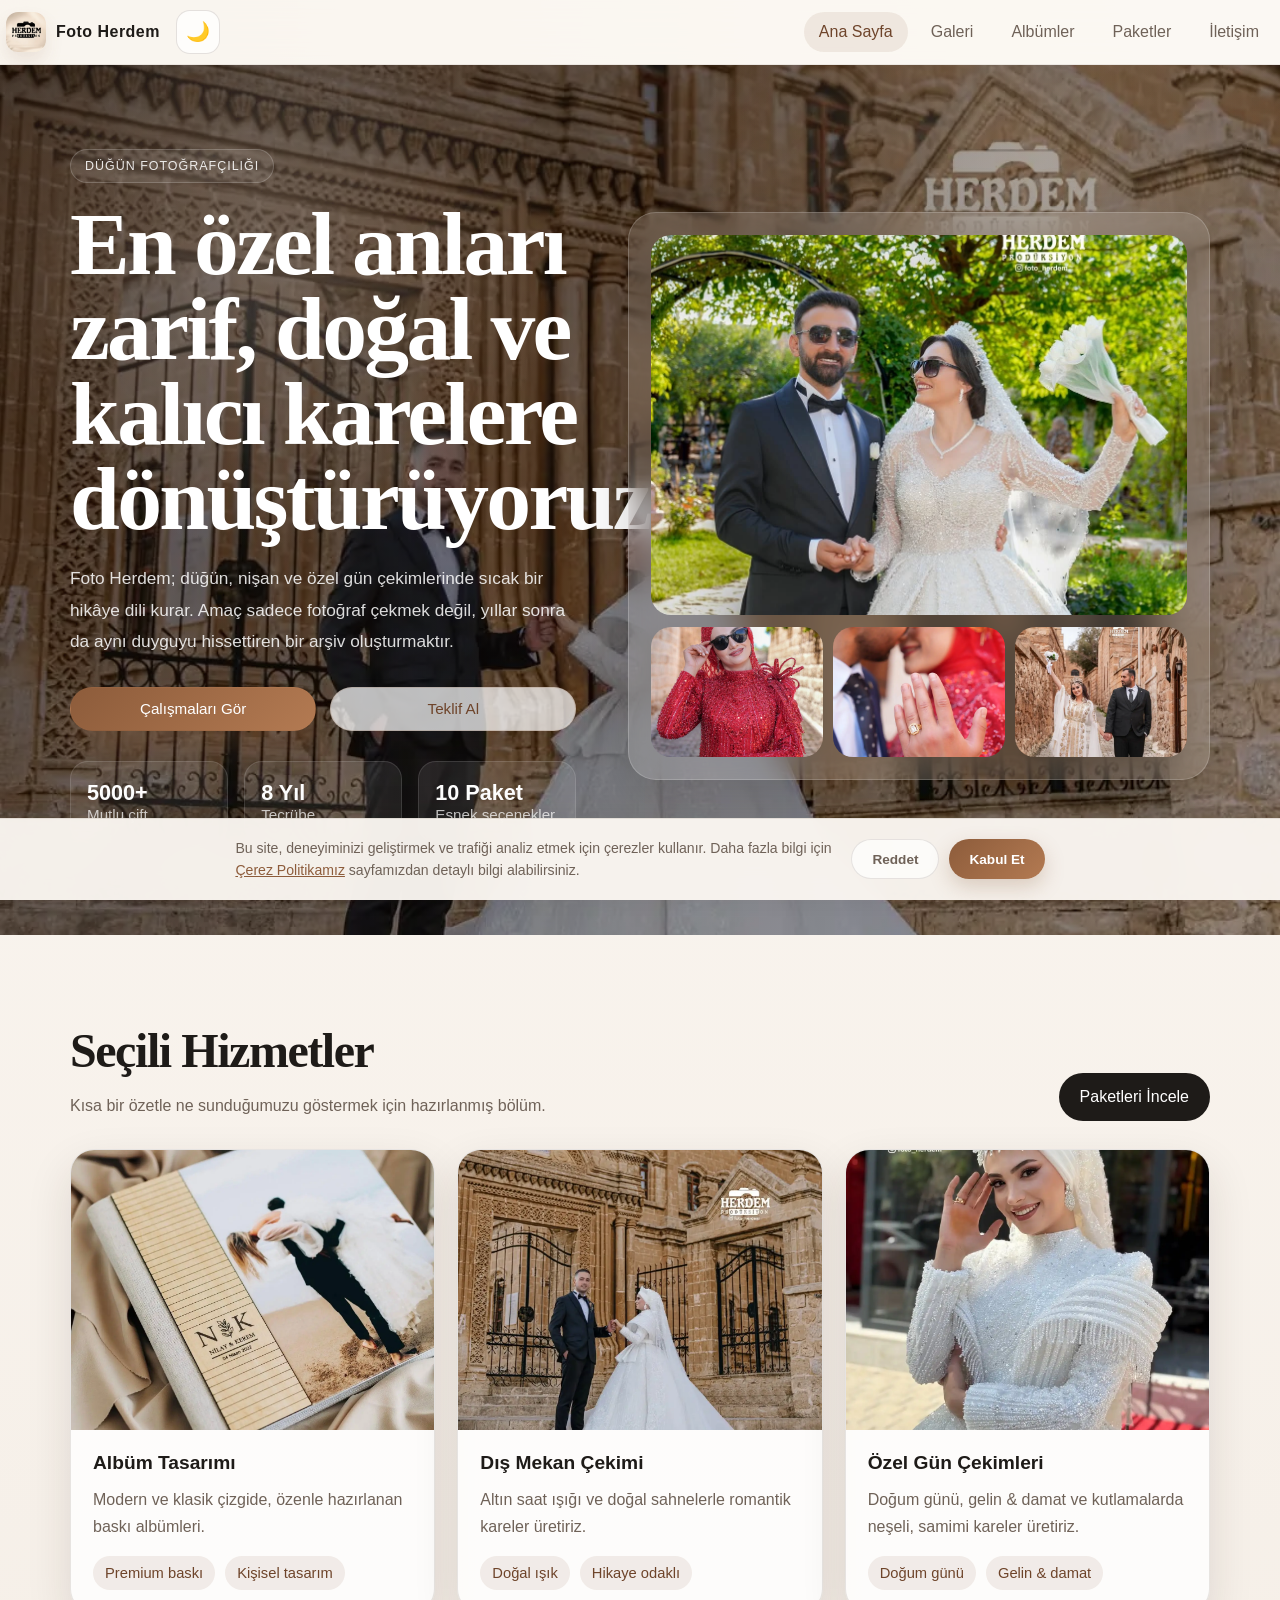
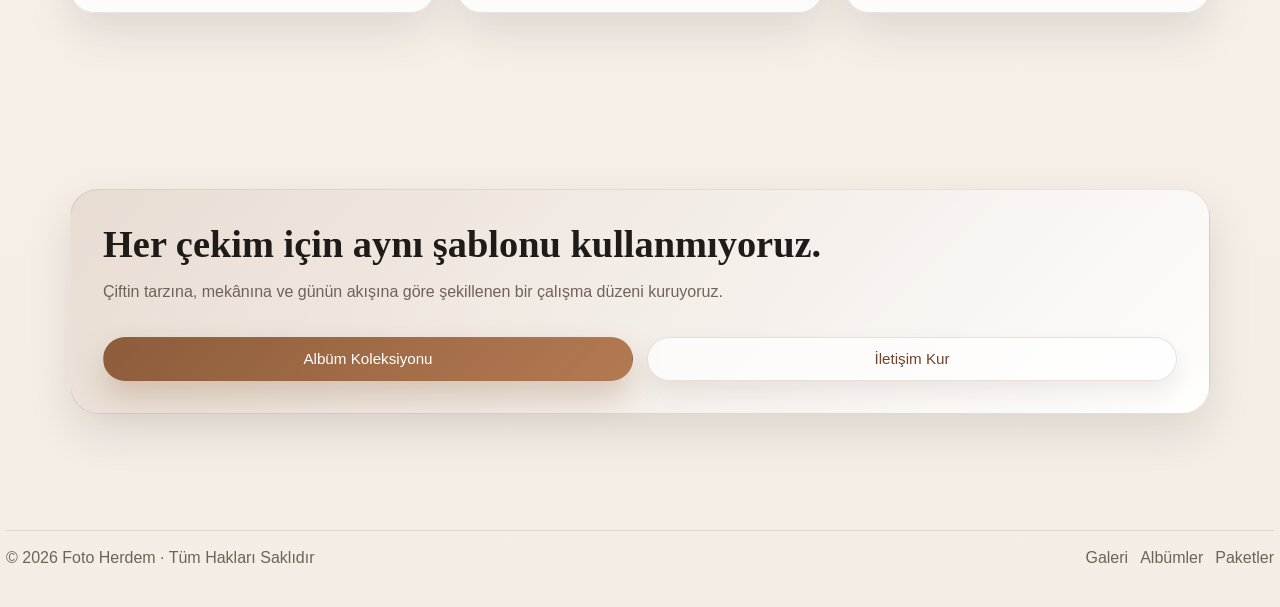
<file: index.html>
<!DOCTYPE html>
<html lang="tr">
<head>
  <meta charset="UTF-8">
  <meta http-equiv="X-UA-Compatible" content="IE=edge">
  <meta name="viewport" content="width=device-width, initial-scale=1.0">

  <!-- SEO -->
  <title>Foto Herdem | Mardin Midyat Düğün Fotoğrafçısı</title>

  <meta name="description" content="Foto Herdem, Mardin Midyat düğün fotoğrafçısı olarak düğün, nişan, söz, kına gecesi, dış çekim ve özel gün fotoğrafçılığı hizmeti sunmaktadır.">
  <meta name="keywords" content="Foto Herdem, Mardin düğün fotoğrafçısı, Midyat düğün fotoğrafçısı, Mardin fotoğrafçı, Midyat fotoğrafçı, düğün fotoğrafı, dış çekim, nişan çekimi, söz çekimi, kına gecesi, gelin damat çekimi">
  <meta name="author" content="Foto Herdem">
  <meta name="robots" content="index, follow">
  <meta name="theme-color" content="#8d5c3b">

  <!-- Canonical -->
  <link rel="canonical" href="https://fotoherdem.wasmer.app/">

  <!-- Favicon -->
  <link rel="icon" href="/assets/favicon/favicon.ico" sizes="any">
  <link rel="icon" type="image/webp" href="/assets/logo.webp">
  <link rel="shortcut icon" href="/assets/favicon/favicon.ico">
  <link rel="apple-touch-icon" href="/assets/favicon/apple-icon-180x180.png">
  <link rel="manifest" href="/manifest.json">
  <meta name="msapplication-config" content="/browserconfig.xml">

  <!-- Open Graph -->
  <meta property="og:type" content="website">
  <meta property="og:locale" content="tr_TR">
  <meta property="og:site_name" content="Foto Herdem">
  <meta property="og:title" content="Foto Herdem | Mardin Midyat Düğün Fotoğrafçısı">
  <meta property="og:description"
    content="Foto Herdem, Mardin Midyat düğün fotoğrafçısı olarak düğün, nişan, söz, kına gecesi, dış çekim ve özel gün fotoğrafçılığı hizmeti sunmaktadır.">
  <meta property="og:url" content="https://fotoherdem.wasmer.app/">
  <meta property="og:image" content="https://fotoherdem.wasmer.app/assets/logo.webp">
  <meta property="og:image:width" content="1024">
  <meta property="og:image:height" content="1024">

  <!-- Twitter -->
  <meta name="twitter:card" content="summary_large_image">
  <meta name="twitter:title" content="Foto Herdem | Mardin Midyat Düğün Fotoğrafçısı">
  <meta name="twitter:description"
    content="Foto Herdem, Mardin Midyat düğün fotoğrafçısı olarak düğün, nişan, söz, kına gecesi, dış çekim ve özel gün fotoğrafçılığı hizmeti sunmaktadır.">
  <meta name="twitter:image" content="https://fotoherdem.wasmer.app/assets/logo.webp">

  <!-- Google Search Console -->
  <meta name="google-site-verification" content="zWaVgDfEzOUEgandLaMMG-O2VGJwm2Dy3pNyks7fQOk" />
  <!--
  =======================================================
  SCHEMA.ORG (Şimdilik Kapalı)
  İleride aktif etmek istersen yorum satırlarını kaldır.
  =======================================================

  <script type="application/ld+json">
  {
    "@context":"https://schema.org",
    "@type":"LocalBusiness",
    "name":"Foto Herdem",
    "url":"https://fotoherdem.wasmer.app",
    "image":"https://fotoherdem.wasmer.app/assets/logo.webp",
    "description":"Mardin Midyat düğün fotoğrafçısı",
    "address":{
      "@type":"PostalAddress",
      "addressLocality":"Midyat",
      "addressRegion":"Mardin",
      "addressCountry":"TR"
    }
  }
  </script>
  -->

  <!-- Tema ön yükleme: sayfa açılışında yanıp sönmeyi (FOUC) önler -->
  <script>
    (function () {
      try {
        var saved = localStorage.getItem("fh-theme");
        var dark = saved === "dark" || (!saved && window.matchMedia("(prefers-color-scheme: dark)").matches);
        document.documentElement.dataset.theme = dark ? "dark" : "light";
      } catch (e) {
        document.documentElement.dataset.theme = "light";
      }
    })();
  </script>

  <!-- CSS -->
  <link rel="stylesheet" href="css/style.css">

  <!-- JS -->
  <script defer src="js/main.js"></script>
  <script defer src="js/analytics.js"></script>
  <script defer src="js/cookie-consent.js"></script>
</head>
<body>
    <header class="site-header">
    <div class="container nav">
      <a class="brand" href="index.html" aria-label="Foto Herdem ana sayfa">
        <img class="brand-logo" src="assets/logo.webp" alt="" aria-hidden="true">
        <span>Foto Herdem</span>
      </a>
      <div class="nav-actions">
        <button class="theme-toggle" type="button" data-theme-toggle aria-label="Karanlık moda geç" title="Tema değiştir">
          <span class="theme-toggle-icon" aria-hidden="true">🌙</span>
        </button>
        <button class="nav-toggle" type="button" data-nav-toggle aria-label="Menüyü aç" aria-expanded="false">
          <span></span>
        </button>
      </div>
      <ul class="nav-links" data-nav-links>
        <li><a href="index.html">Ana Sayfa</a></li>
        <li><a href="sayfalar/galeri.html">Galeri</a></li>
        <li><a href="sayfalar/albumler.html">Albümler</a></li>
        <li><a href="sayfalar/paketler.html">Paketler</a></li>
        <li><a href="sayfalar/iletisim.html">İletişim</a></li>
      </ul>
    </div>
  </header>

  <main>
    <section class="hero">
      <div class="container hero-inner">
        <div class="hero-copy">
          <div class="eyebrow">Düğün Fotoğrafçılığı</div>
          <h1>En özel anları zarif, doğal ve kalıcı karelere dönüştürüyoruz.</h1>
          <p>
            Foto Herdem; düğün, nişan ve özel gün çekimlerinde sıcak bir hikâye dili
            kurar. Amaç sadece fotoğraf çekmek değil, yıllar sonra da aynı duyguyu
            hissettiren bir arşiv oluşturmaktır.
          </p>
          <div class="hero-actions home-actions">
            <a class="btn btn-primary" href="sayfalar/galeri.html">Çalışmaları Gör</a>
            <a class="btn btn-secondary" href="sayfalar/iletisim.html">Teklif Al</a>
          </div>
          <div class="stats">
            <div class="stat">
              <strong>5000+</strong>
              <span>Mutlu çift</span>
            </div>
            <div class="stat">
              <strong>8 Yıl</strong>
              <span>Tecrübe</span>
            </div>
            <div class="stat">
              <strong>10 Paket</strong>
              <span>Esnek seçenekler</span>
            </div>
          </div>
        </div>

        <aside class="hero-card">
          <img
            src="assets/dis-cekim-2.webp"
            alt="Havalı ve eğlenceli çift."
          >
          <div class="hero-card-grid">
            <img src="assets/dis-cekim-4.webp" alt="Karizmatik portre.">
            <img src="assets/dis-cekim-6.webp" alt="Yüzük ve detay.">
            <img src="assets/dis-cekim-5.webp" alt="Kraliçe ve JÖN, Tarihi sokakta.">
          </div>
        </aside>
      </div>
    </section>

    <section class="section">
      <div class="container">
        <div class="section-head">
          <div>
            <h2 class="section-title">Seçili Hizmetler</h2>
            <p class="section-lead">
              Kısa bir özetle ne sunduğumuzu göstermek için hazırlanmış bölüm.
            </p>
          </div>
          <a class="btn btn-dark" href="sayfalar/paketler.html">Paketleri İncele</a>
        </div>

        <div class="grid grid-3">
          <article class="card">
            <div class="card-media">
              <img src="assets/album-1.webp" alt="Prestige Albüm">
            </div>
            <div class="card-body">
              <h3>Albüm Tasarımı</h3>
              <p>Modern ve klasik çizgide, özenle hazırlanan baskı albümleri.</p>
              <div class="meta-row">
                <span class="tag">Premium baskı</span>
                <span class="tag">Kişisel tasarım</span>
              </div>
            </div>
          </article>

          <article class="card">
            <div class="card-media">
              <img src="assets/dis-cekim-1.webp" alt="Masalsı gelinlik, klasik şık damat.">
            </div>
            <div class="card-body">
              <h3>Dış Mekan Çekimi</h3>
              <p>Altın saat ışığı ve doğal sahnelerle romantik kareler üretiriz.</p>
              <div class="meta-row">
                <span class="tag">Doğal ışık</span>
                <span class="tag">Hikaye odaklı</span>
              </div>
            </div>
          </article>

          <article class="card">
            <div class="card-media">
              <img src="assets/dis-cekim-9.webp" alt="Gelin ve damat romantik dış çekim.">
            </div>
            <div class="card-body">
              <h3>Özel Gün Çekimleri</h3>
              <p>Doğum günü, gelin & damat ve kutlamalarda neşeli, samimi kareler üretiriz.</p>
              <div class="meta-row">
                <span class="tag">Doğum günü</span>
                <span class="tag">Gelin & damat</span>
              </div>
            </div>
          </article>
        </div>
      </div>
    </section>

    <section class="section">
      <div class="container">
        <div class="callout">
          <h2>Her çekim için aynı şablonu kullanmıyoruz.</h2>
          <p>
            Çiftin tarzına, mekânına ve günün akışına göre şekillenen bir çalışma
            düzeni kuruyoruz.
          </p>
          <div class="hero-actions home-callout-actions">
            <a class="btn btn-primary" href="sayfalar/albumler.html">Albüm Koleksiyonu</a>
            <a class="btn btn-secondary" href="sayfalar/iletisim.html">İletişim Kur</a>
          </div>
        </div>
      </div>
    </section>
  </main>

  <footer class="site-footer">
    <div class="container footer-inner">
      <div>© <span data-year></span> Foto Herdem · Tüm Hakları Saklıdır</div>
      <div class="footer-links">
        <a href="sayfalar/galeri.html">Galeri</a>
        <a href="sayfalar/albumler.html">Albümler</a>
        <a href="sayfalar/paketler.html">Paketler</a>
      </div>
    </div>
  </footer>
</body>
</html>
</file>
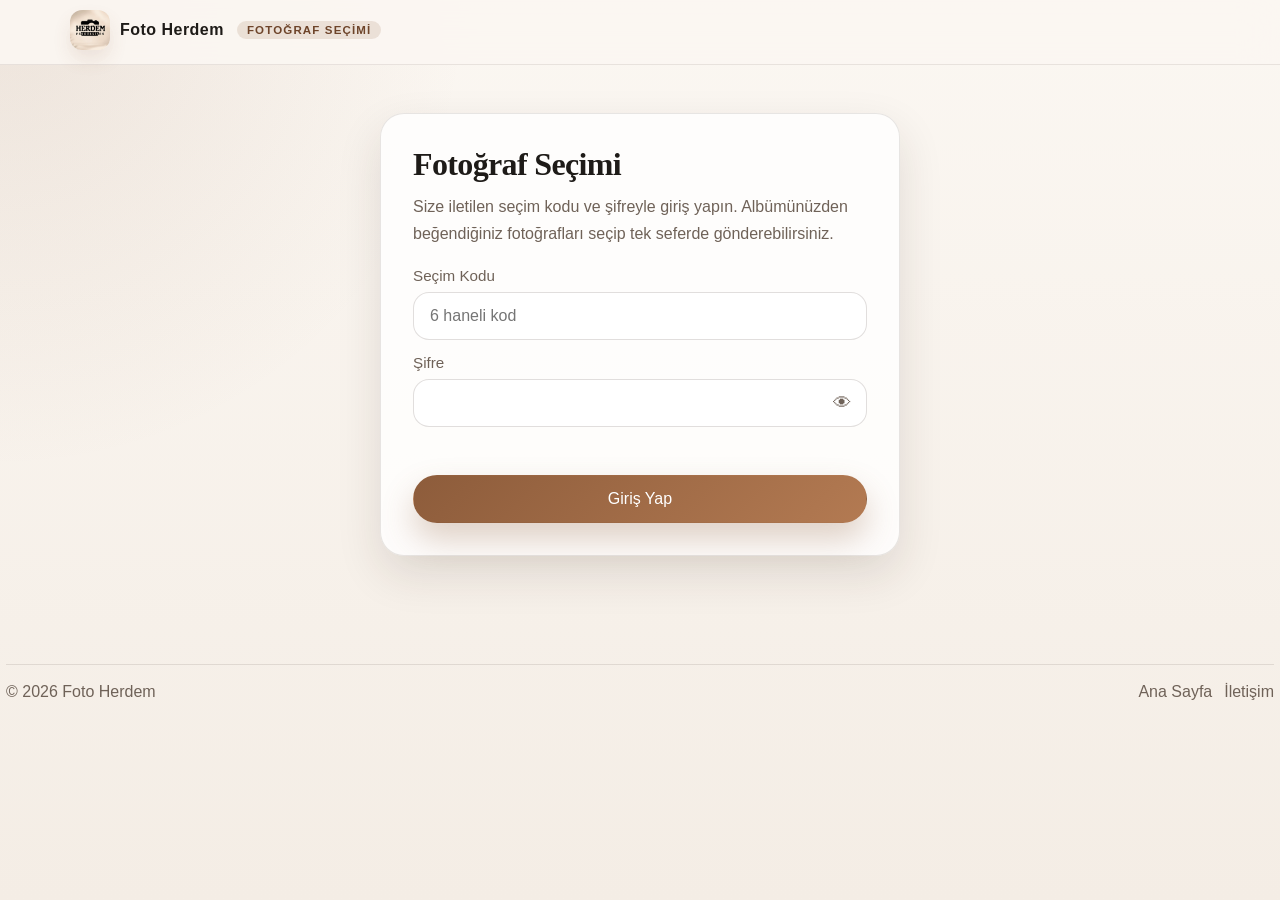
<file: secim.html>
<!DOCTYPE html>
<html lang="tr">
<head>
  <meta charset="UTF-8">
  <meta name="viewport" content="width=device-width, initial-scale=1.0">
  <meta name="robots" content="noindex,nofollow">
  <title>Fotoğraf Seçimi | Foto Herdem</title>
  <link rel="icon" href="/assets/favicon/favicon.ico" sizes="any">
  <link rel="icon" type="image/webp" href="/assets/logo.webp">
  <link rel="shortcut icon" href="/assets/favicon/favicon.ico">
  <link rel="apple-touch-icon" href="/assets/favicon/apple-icon-180x180.png">
  <link rel="manifest" href="/manifest.json">
  <meta name="msapplication-config" content="/browserconfig.xml">
  <!-- Tema ön yükleme: sayfa açılışında yanıp sönmeyi (FOUC) önler -->
  <script>
    (function () {
      try {
        var saved = localStorage.getItem("fh-theme");
        var dark = saved === "dark" || (!saved && window.matchMedia("(prefers-color-scheme: dark)").matches);
        document.documentElement.dataset.theme = dark ? "dark" : "light";
      } catch (e) {
        document.documentElement.dataset.theme = "light";
      }
    })();
  </script>
  <link rel="stylesheet" href="css/style.css">
  <link rel="stylesheet" href="css/secim.css">
</head>
<body class="secim-body" data-protection="0">
  <header class="secim-topbar">
    <div class="container secim-topbar-inner">
      <a class="brand" href="index.html" aria-label="Foto Herdem ana sayfa">
        <img class="brand-logo" src="assets/logo.webp" alt="" aria-hidden="true">
        <span>Foto Herdem <em class="secim-badge">Fotoğraf Seçimi</em></span>
      </a>
    </div>
  </header>

  <main class="container secim-main">

    <section class="panel secim-card" id="secim-login">
      <div class="secim-card-inner">
        <h1>Fotoğraf Seçimi</h1>
        <p class="secim-hint">
          Size iletilen seçim kodu ve şifreyle giriş yapın. Albümünüzden beğendiğiniz
          fotoğrafları seçip tek seferde gönderebilirsiniz.
        </p>
        <form class="form" id="secim-login-form" novalidate>
          <div class="field">
            <label for="secim-code">Seçim Kodu</label>
            <input id="secim-code" name="code" autocomplete="off" inputmode="numeric" maxlength="10" placeholder="6 haneli kod" required>
          </div>
          <div class="field">
            <label for="secim-password">Şifre</label>
            <div class="password-wrap">
              <input id="secim-password" name="password" type="password" autocomplete="off" required>
              <button type="button" class="password-toggle" data-toggle-password="secim-password" aria-label="Şifreyi göster" title="Göster/Gizle">👁</button>
            </div>
          </div>
          <div class="form-status" data-status></div>
          <button class="btn btn-primary" type="submit">Giriş Yap</button>
        </form>
      </div>
    </section>

    <section class="panel secim-card secim-message" id="secim-message" hidden>
      <div class="secim-card-inner">
        <div class="secim-msg-icon">⚠️</div>
        <h1 id="secim-msg-title"></h1>
        <p class="secim-hint" id="secim-msg-text"></p>
        <a class="btn btn-secondary" href="secim.html">Başka Kodla Giriş</a>
      </div>
    </section>

    <section id="secim-picker" hidden>
      <div class="panel secim-head">
        <div class="secim-head-copy">
          <div class="eyebrow">Albüm</div>
          <h1 id="secim-album-title"></h1>
          <p class="secim-hint" id="secim-album-info"></p>
          <p class="secim-hint secim-min-hint" id="secim-min-hint" hidden></p>
        </div>
        <div class="secim-counter">
          <div class="secim-counter-count">
            <strong id="secim-count">0</strong><span>/</span><span id="secim-min">0</span><span id="secim-dash">–</span><span id="secim-max">0</span>
          </div>
          <button class="btn btn-primary" id="secim-submit" type="button" disabled>Seçimimi Gönder</button>
        </div>
      </div>

      <div class="secim-contact panel">
        <div class="secim-contact-head">
          <h2>İletişim Bilgileri</h2>
          <p class="secim-hint">
            Seçiminizin size ulaşabilmesi için aşağıdaki bilgileri doldurun.
          </p>
        </div>
        <form class="form" id="secim-contact-form">
          <div class="secim-contact-grid">
            <div class="field">
              <label for="secim-name">Gelin / Damat İsmi <span class="required-mark">*</span></label>
              <input id="secim-name" name="contact_name" autocomplete="name" required>
            </div>
            <div class="field">
              <label for="secim-phone">Telefon <span class="required-mark">*</span></label>
              <input id="secim-phone" name="contact_phone" type="tel" autocomplete="tel" required>
            </div>
          </div>
          <div class="field">
            <label for="secim-note">Not <span class="secim-optional">(opsiyonel)</span></label>
            <textarea id="secim-note" name="note" rows="2"></textarea>
          </div>
        </form>
      </div>

      <div class="secim-gallery" id="secim-gallery"></div>
    </section>

    <section class="panel secim-card secim-message" id="secim-success" hidden>
      <div class="secim-card-inner">
        <div class="secim-msg-icon secim-msg-ok">✓</div>
        <h1>Seçiminiz Alındı 🎉</h1>
        <p class="secim-hint" id="secim-success-text"></p>
        <a class="btn btn-primary" href="index.html">Foto Herdem Ana Sayfa</a>
      </div>
    </section>
  </main>

  <footer class="site-footer">
    <div class="container footer-inner">
      <div>© <span data-year></span> Foto Herdem</div>
      <div class="footer-links">
        <a href="index.html">Ana Sayfa</a>
        <a href="sayfalar/iletisim.html">İletişim</a>
      </div>
    </div>
  </footer>

  <script src="js/config.js"></script>
  <script src="js/vendor/supabase.min.js"></script>
  <script src="js/secim.js"></script>
</body>
</html>
</file>
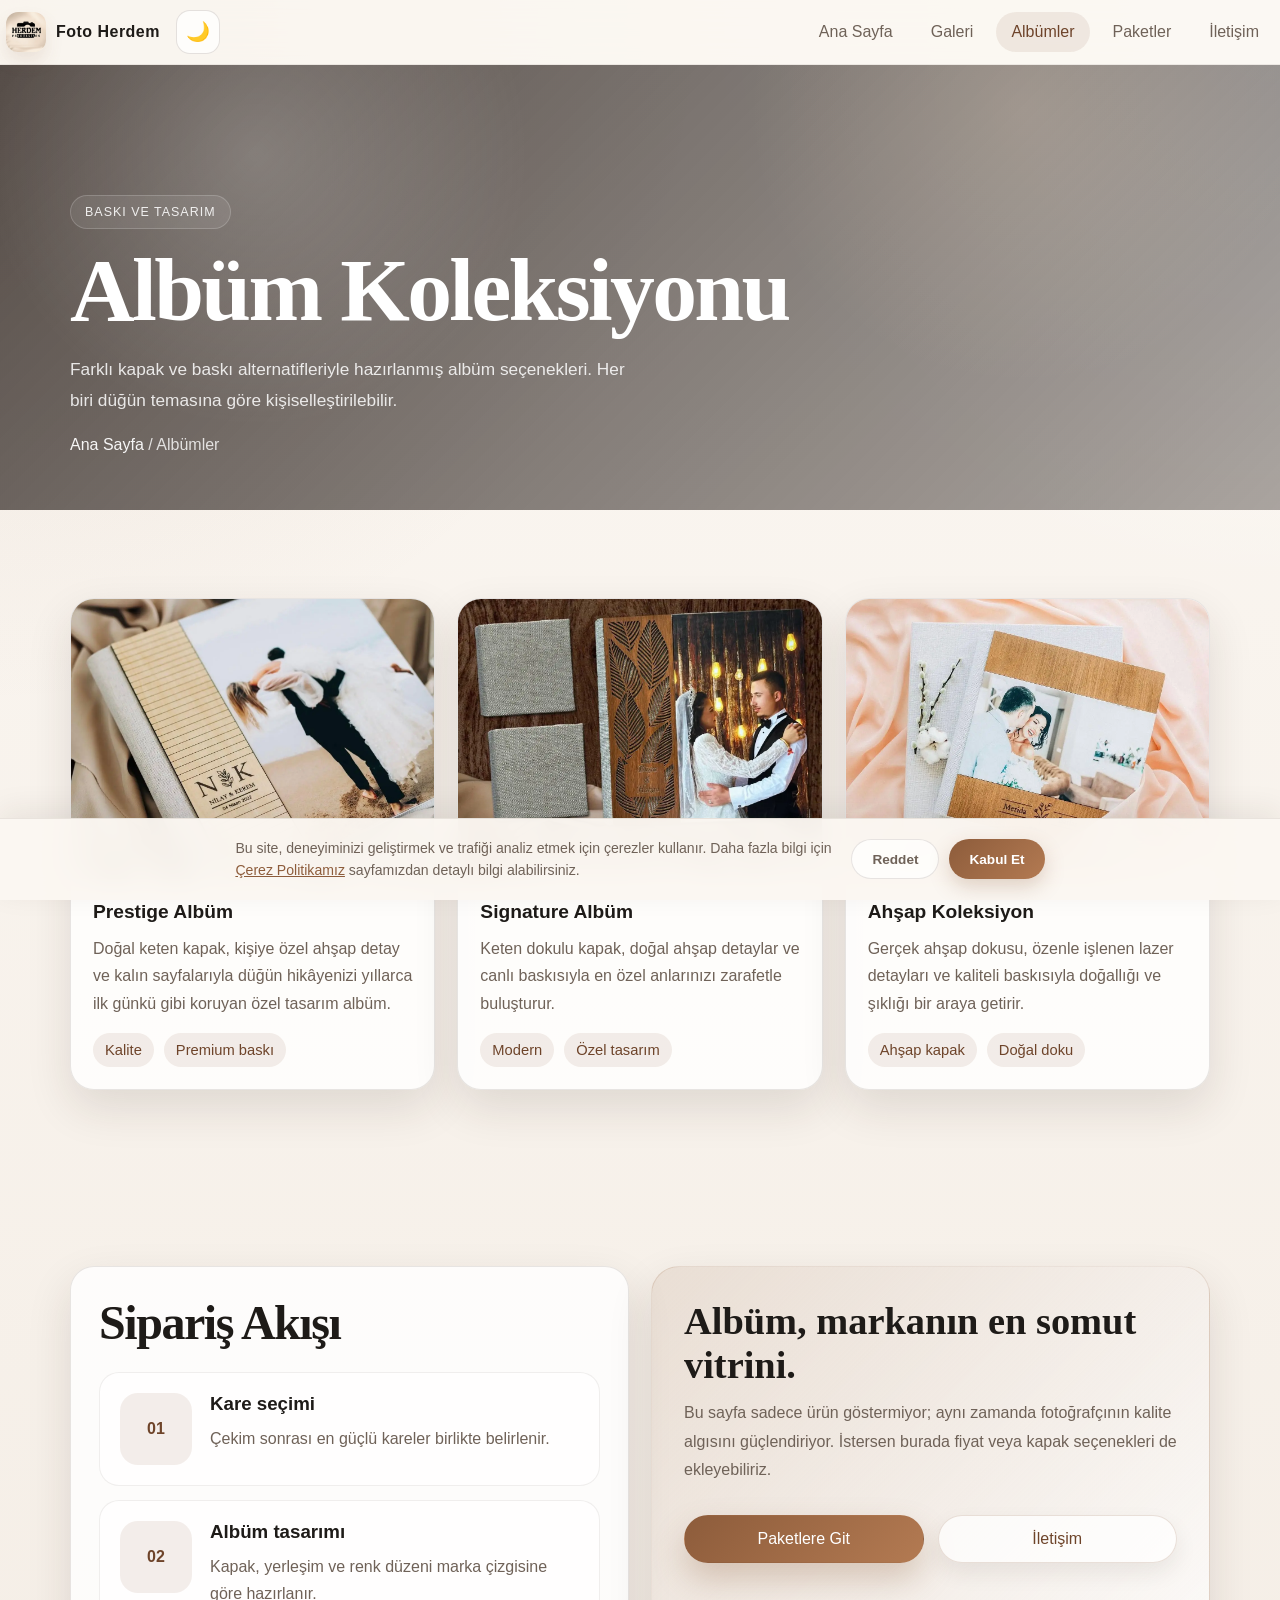
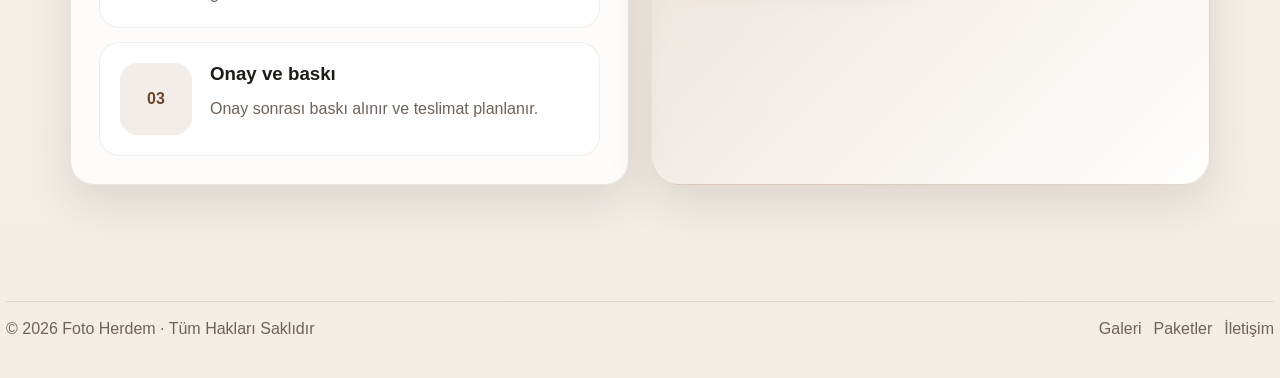
<file: sayfalar/albumler.html>
<!DOCTYPE html>
<html lang="tr">
<head>
  <meta charset="UTF-8">
  <meta name="viewport" content="width=device-width, initial-scale=1.0">
  <meta name="description" content="Foto Herdem albüm koleksiyonu: Mardin ve Midyat için düğün, nişan ve aile albümü seçenekleri.">
  <meta name="keywords" content="Foto Herdem albüm, Mardin albüm tasarımı, Midyat albüm, düğün albümü, aile albümü, baskı albüm">
  <meta name="robots" content="index,follow">
  <title>Albümler | Foto Herdem | Mardin Midyat Albüm Tasarımı</title>
  <meta name="theme-color" content="#8d5c3b">
  <link rel="icon" href="/assets/favicon/favicon.ico" sizes="any">
  <link rel="icon" type="image/webp" href="/assets/logo.webp">
  <link rel="shortcut icon" href="/assets/favicon/favicon.ico">
  <link rel="apple-touch-icon" href="/assets/favicon/apple-icon-180x180.png">
  <link rel="manifest" href="/manifest.json">
  <meta name="msapplication-config" content="/browserconfig.xml">
  <meta property="og:type" content="website">
  <meta property="og:locale" content="tr_TR">
  <meta property="og:site_name" content="Foto Herdem">
  <meta property="og:title" content="Albümler | Foto Herdem | Mardin Midyat Albüm Tasarımı">
  <meta property="og:description" content="Foto Herdem albüm koleksiyonu: Mardin ve Midyat için düğün, nişan ve aile albümü seçenekleri.">
  <meta property="og:url" content="https://fotoherdem.wasmer.app/sayfalar/albumler.html">
  <meta property="og:image" content="https://fotoherdem.wasmer.app/assets/logo.webp">
  <meta property="og:image:width" content="1024">
  <meta property="og:image:height" content="1024">
  <meta name="twitter:card" content="summary_large_image">
  <meta name="twitter:title" content="Albümler | Foto Herdem | Mardin Midyat Albüm Tasarımı">
  <meta name="twitter:description" content="Foto Herdem albüm koleksiyonu: Mardin ve Midyat için düğün, nişan ve aile albümü seçenekleri.">
  <meta name="twitter:image" content="https://fotoherdem.wasmer.app/assets/logo.webp">
  <!-- Tema ön yükleme: sayfa açılışında yanıp sönmeyi (FOUC) önler -->
  <script>
    (function () {
      try {
        var saved = localStorage.getItem("fh-theme");
        var dark = saved === "dark" || (!saved && window.matchMedia("(prefers-color-scheme: dark)").matches);
        document.documentElement.dataset.theme = dark ? "dark" : "light";
      } catch (e) {
        document.documentElement.dataset.theme = "light";
      }
    })();
  </script>

  <link rel="stylesheet" href="../css/style.css">
  <script defer src="../js/main.js"></script>
  <script defer src="../js/analytics.js"></script>
  <script defer src="../js/cookie-consent.js"></script>
</head>
<body>
  <header class="site-header">
    <div class="container nav">
      <a class="brand" href="../index.html" aria-label="Foto Herdem ana sayfa">
        <img class="brand-logo" src="../assets/logo.webp" alt="" aria-hidden="true">
        <span>Foto Herdem</span>
      </a>
      <div class="nav-actions">
        <button class="theme-toggle" type="button" data-theme-toggle aria-label="Karanlık moda geç" title="Tema değiştir">
          <span class="theme-toggle-icon" aria-hidden="true">🌙</span>
        </button>
        <button class="nav-toggle" type="button" data-nav-toggle aria-label="Menüyü aç" aria-expanded="false">
          <span></span>
        </button>
      </div>
      <ul class="nav-links" data-nav-links>
        <li><a href="../index.html">Ana Sayfa</a></li>
        <li><a href="./galeri.html">Galeri</a></li>
        <li><a href="./albumler.html">Albümler</a></li>
        <li><a href="./paketler.html">Paketler</a></li>
        <li><a href="./iletisim.html">İletişim</a></li>
      </ul>
    </div>
  </header>

  <main>
    <section class="page-hero albums">
      <div class="container hero-inner">
        <div class="hero-copy">
          <div class="eyebrow">Baskı ve Tasarım</div>
          <h1>Albüm Koleksiyonu</h1>
          <p>
            Farklı kapak ve baskı alternatifleriyle hazırlanmış albüm seçenekleri.
            Her biri düğün temasına göre kişiselleştirilebilir.
          </p>
          <div class="breadcrumbs">
            <a href="../index.html">Ana Sayfa</a> / Albümler
          </div>
        </div>
      </div>
    </section>

    <section class="section">
      <div class="container">
        <div class="grid grid-3">
          <article class="card">
            <div class="card-media">
              <img src="../assets/album-1.webp" alt="Prestige albüm">
            </div>
            <div class="card-body">
              <h3>Prestige Albüm</h3>
              <p>Doğal keten kapak, kişiye özel ahşap detay ve kalın sayfalarıyla düğün hikâyenizi yıllarca ilk günkü gibi koruyan özel tasarım albüm.</p>
              <div class="meta-row">
                <span class="tag">Kalite</span>
                <span class="tag">Premium baskı</span>
              </div>
            </div>
          </article>

          <article class="card">
            <div class="card-media">
              <img src="../assets/album-2.webp" alt="Signature albüm">
            </div>
            <div class="card-body">
              <h3>Signature Albüm</h3>
              <p>Keten dokulu kapak, doğal ahşap detaylar ve canlı baskısıyla en özel anlarınızı zarafetle buluşturur.</p>
              <div class="meta-row">
                <span class="tag">Modern</span>
                <span class="tag">Özel tasarım</span>
              </div>
            </div>
          </article>

          <article class="card">
            <div class="card-media">
              <img src="../assets/album-3.webp" alt="Ahşap koleksiyon">
            </div>
            <div class="card-body">
              <h3>Ahşap Koleksiyon</h3>
              <p>Gerçek ahşap dokusu, özenle işlenen lazer detayları ve kaliteli baskısıyla doğallığı ve şıklığı bir araya getirir.</p>
              <div class="meta-row">
                <span class="tag">Ahşap kapak</span>
                <span class="tag">Doğal doku</span>
              </div>
            </div>
          </article>
        </div>
      </div>
    </section>

    <section class="section">
      <div class="container grid grid-2">
        <div class="panel">
          <h2 class="section-title">Sipariş Akışı</h2>
          <div class="timeline mt-22">
            <div class="timeline-item">
              <div class="timeline-step">01</div>
              <div>
                <h3>Kare seçimi</h3>
                <p>Çekim sonrası en güçlü kareler birlikte belirlenir.</p>
              </div>
            </div>
            <div class="timeline-item">
              <div class="timeline-step">02</div>
              <div>
                <h3>Albüm tasarımı</h3>
                <p>Kapak, yerleşim ve renk düzeni marka çizgisine göre hazırlanır.</p>
              </div>
            </div>
            <div class="timeline-item">
              <div class="timeline-step">03</div>
              <div>
                <h3>Onay ve baskı</h3>
                <p>Onay sonrası baskı alınır ve teslimat planlanır.</p>
              </div>
            </div>
          </div>
        </div>

        <div class="callout">
          <h2>Albüm, markanın en somut vitrini.</h2>
          <p>
            Bu sayfa sadece ürün göstermiyor; aynı zamanda fotoğrafçının kalite algısını
            güçlendiriyor. İstersen burada fiyat veya kapak seçenekleri de ekleyebiliriz.
          </p>
          <div class="hero-actions">
            <a class="btn btn-primary" href="./paketler.html">Paketlere Git</a>
            <a class="btn btn-secondary" href="./iletisim.html">İletişim</a>
          </div>
        </div>
      </div>
    </section>
  </main>

  <footer class="site-footer">
    <div class="container footer-inner">
      <div>© <span data-year></span> Foto Herdem · Tüm Hakları Saklıdır</div>
      <div class="footer-links">
        <a href="./galeri.html">Galeri</a>
        <a href="./paketler.html">Paketler</a>
        <a href="./iletisim.html">İletişim</a>
      </div>
    </div>
  </footer>
</body>
</html>
</file>
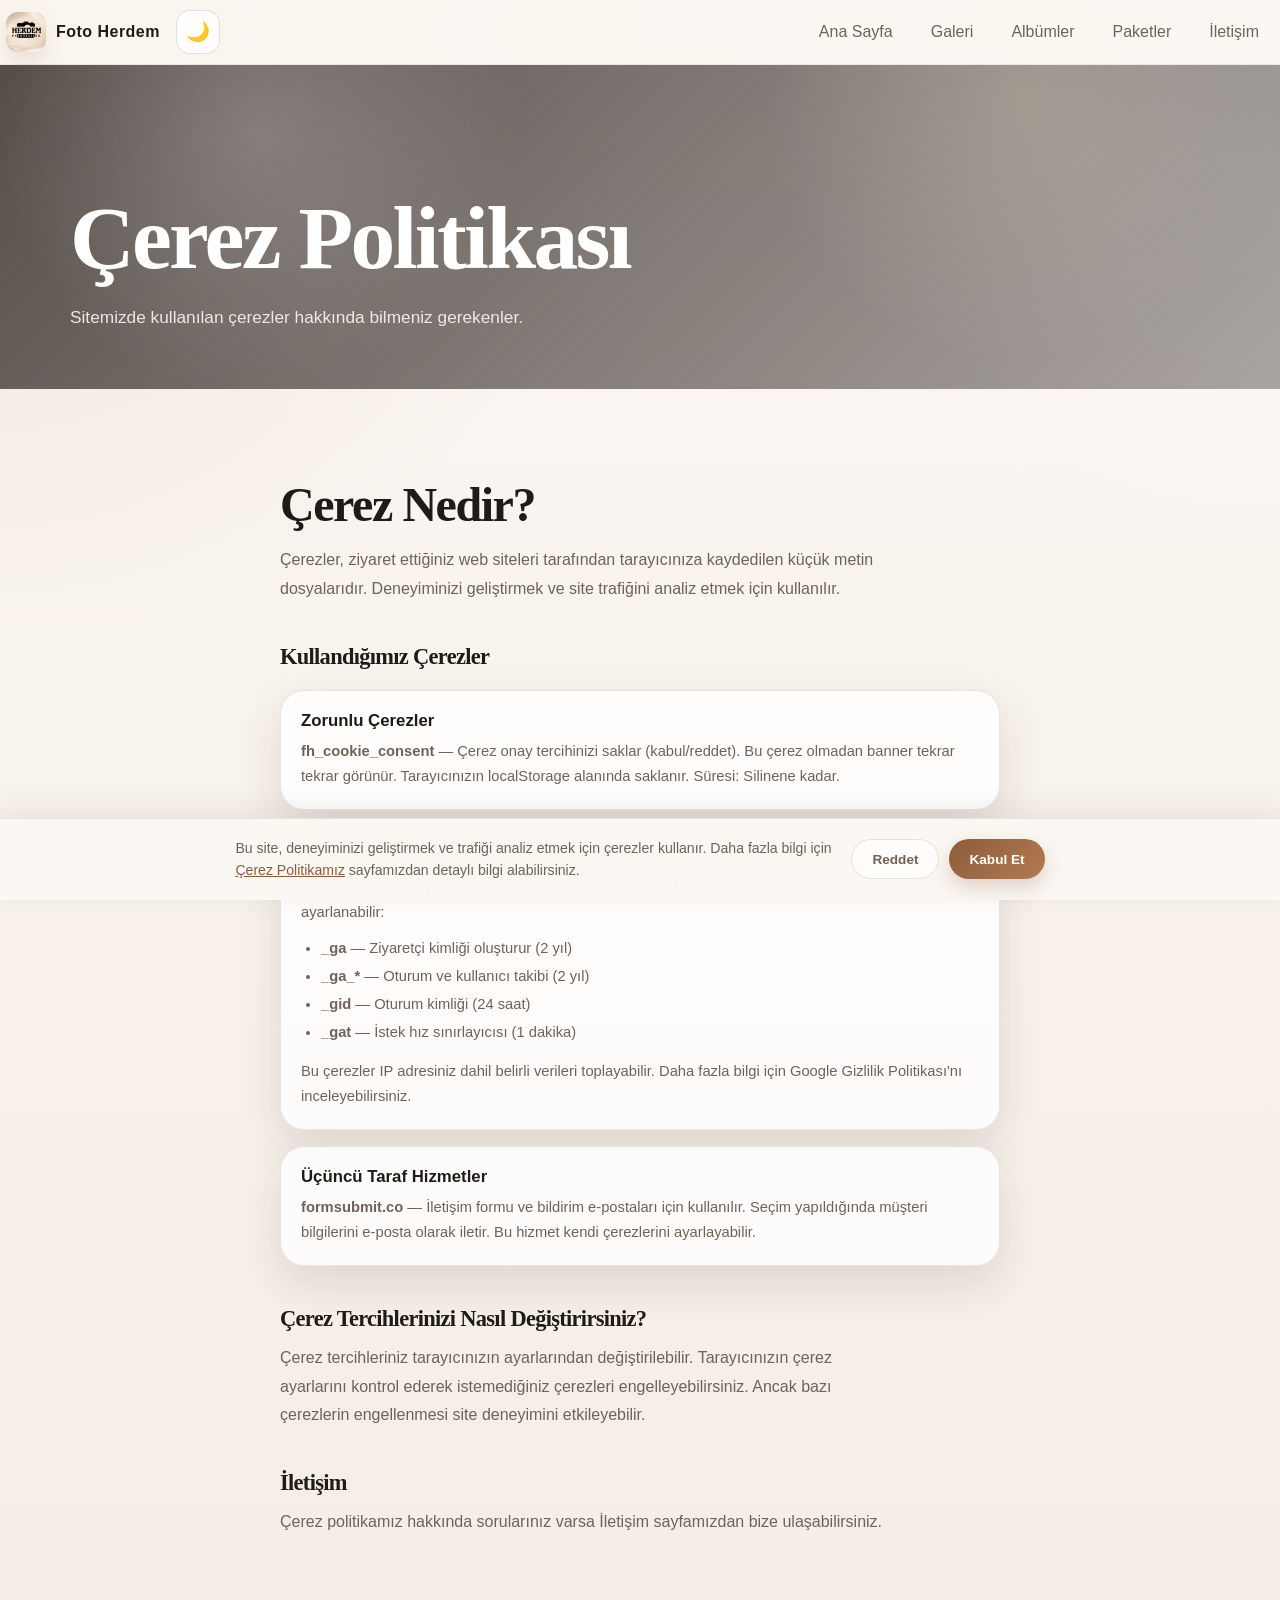
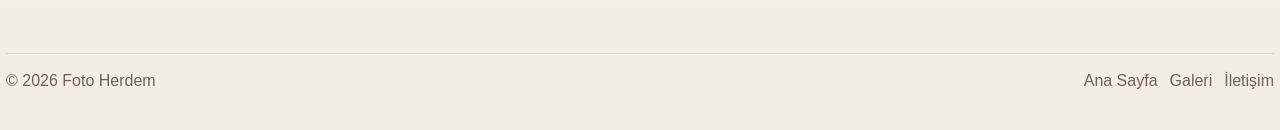
<file: sayfalar/cerez-politikasi.html>
<!DOCTYPE html>
<html lang="tr">
<head>
  <meta charset="UTF-8">
  <meta name="viewport" content="width=device-width, initial-scale=1.0">
  <meta name="robots" content="noindex, nofollow">
  <meta name="theme-color" content="#8d5c3b">
  <title>Çerez Politikası | Foto Herdem</title>
  <link rel="icon" href="/assets/favicon/favicon.ico" sizes="any">
  <link rel="icon" type="image/webp" href="/assets/logo.webp">
  <link rel="shortcut icon" href="/assets/favicon/favicon.ico">
  <link rel="apple-touch-icon" href="/assets/favicon/apple-icon-180x180.png">
  <link rel="manifest" href="/manifest.json">
  <meta name="msapplication-config" content="/browserconfig.xml">
  <!-- Tema ön yükleme: sayfa açılışında yanıp sönmeyi (FOUC) önler -->
  <script>
    (function () {
      try {
        var saved = localStorage.getItem("fh-theme");
        var dark = saved === "dark" || (!saved && window.matchMedia("(prefers-color-scheme: dark)").matches);
        document.documentElement.dataset.theme = dark ? "dark" : "light";
      } catch (e) {
        document.documentElement.dataset.theme = "light";
      }
    })();
  </script>

  <link rel="stylesheet" href="../css/style.css">
  <link rel="stylesheet" href="../css/secim.css">
  <script defer src="../js/main.js"></script>
  <script defer src="../js/cookie-consent.js"></script>
</head>
<body>
  <header class="site-header">
    <div class="container nav">
      <a class="brand" href="../index.html" aria-label="Foto Herdem ana sayfa">
        <img class="brand-logo" src="../assets/logo.webp" alt="" aria-hidden="true">
        <span>Foto Herdem</span>
      </a>
      <div class="nav-actions">
        <button class="theme-toggle" type="button" data-theme-toggle aria-label="Karanlık moda geç" title="Tema değiştir">
          <span class="theme-toggle-icon" aria-hidden="true">🌙</span>
        </button>
        <button class="nav-toggle" type="button" data-nav-toggle aria-label="Menüyü aç" aria-expanded="false">
          <span></span>
        </button>
      </div>
      <ul class="nav-links" data-nav-links>
        <li><a href="../index.html">Ana Sayfa</a></li>
        <li><a href="./galeri.html">Galeri</a></li>
        <li><a href="./albumler.html">Albümler</a></li>
        <li><a href="./paketler.html">Paketler</a></li>
        <li><a href="./iletisim.html">İletişim</a></li>
      </ul>
    </div>
  </header>

  <main>
    <section class="page-hero contact">
      <div class="container hero-inner">
        <div class="hero-copy">
          <h1>Çerez Politikası</h1>
          <p>Sitemizde kullanılan çerezler hakkında bilmeniz gerekenler.</p>
        </div>
      </div>
    </section>

    <section class="section">
      <div class="container" style="max-width:720px;">

        <h2 class="section-title">Çerez Nedir?</h2>
        <p class="section-lead">
          Çerezler, ziyaret ettiğiniz web siteleri tarafından tarayıcınıza kaydedilen küçük metin dosyalarıdır.
          Deneyiminizi geliştirmek ve site trafiğini analiz etmek için kullanılır.
        </p>

        <div style="margin-top:40px;">
          <h2 class="section-title" style="font-size:1.4rem;">Kullandığımız Çerezler</h2>

          <div style="margin-top:20px; display:grid; gap:16px;">

            <div class="panel" style="padding:20px;">
              <h3 style="margin:0 0 8px; font-size:1.05rem;">Zorunlu Çerezler</h3>
              <p style="margin:0; color:var(--muted); line-height:1.7; font-size:.92rem;">
                <strong>fh_cookie_consent</strong> — Çerez onay tercihinizi saklar (kabul/reddet).
                Bu çerez olmadan banner tekrar tekrar görünür. Tarayıcınızın localStorage alanında saklanır.
                Süresi: Silinene kadar.
              </p>
            </div>

            <div class="panel" style="padding:20px;">
              <h3 style="margin:0 0 8px; font-size:1.05rem;">Analitik Çerezler (Google Tag Manager)</h3>
              <p style="margin:0; color:var(--muted); line-height:1.7; font-size:.92rem;">
                Sadece <strong>çerez onayı verdiğinizde</strong> yüklenir. Google Tag Manager aracılığıyla aşağıdaki çerezler ayarlanabilir:
              </p>
              <ul style="margin:10px 0 0; padding-left:20px; color:var(--muted); line-height:1.9; font-size:.92rem;">
                <li><strong>_ga</strong> — Ziyaretçi kimliği oluşturur (2 yıl)</li>
                <li><strong>_ga_*</strong> — Oturum ve kullanıcı takibi (2 yıl)</li>
                <li><strong>_gid</strong> — Oturum kimliği (24 saat)</li>
                <li><strong>_gat</strong> — İstek hız sınırlayıcısı (1 dakika)</li>
              </ul>
              <p style="margin:12px 0 0; color:var(--muted); line-height:1.7; font-size:.92rem;">
                Bu çerezler IP adresiniz dahil belirli verileri toplayabilir.
                Daha fazla bilgi için
                <a href="https://policies.google.com/privacy" target="_blank" rel="noopener">Google Gizlilik Politikası</a>'nı inceleyebilirsiniz.
              </p>
            </div>

            <div class="panel" style="padding:20px;">
              <h3 style="margin:0 0 8px; font-size:1.05rem;">Üçüncü Taraf Hizmetler</h3>
              <p style="margin:0; color:var(--muted); line-height:1.7; font-size:.92rem;">
                <strong>formsubmit.co</strong> — İletişim formu ve bildirim e-postaları için kullanılır.
                Seçim yapıldığında müşteri bilgilerini e-posta olarak iletir.
                Bu hizmet kendi çerezlerini ayarlayabilir.
              </p>
            </div>

          </div>
        </div>

        <div style="margin-top:40px;">
          <h2 class="section-title" style="font-size:1.4rem;">Çerez Tercihlerinizi Nasıl Değiştirirsiniz?</h2>
          <p class="section-lead" style="margin-top:12px;">
            Çerez tercihleriniz tarayıcınızın ayarlarından değiştirilebilir.
            Tarayıcınızın çerez ayarlarını kontrol ederek istemediğiniz çerezleri engelleyebilirsiniz.
            Ancak bazı çerezlerin engellenmesi site deneyimini etkileyebilir.
          </p>
        </div>

        <div style="margin-top:40px;">
          <h2 class="section-title" style="font-size:1.4rem;">İletişim</h2>
          <p class="section-lead" style="margin-top:12px;">
            Çerez politikamız hakkında sorularınız varsa
            <a href="./iletisim.html">İletişim</a> sayfamızdan bize ulaşabilirsiniz.
          </p>
        </div>

      </div>
    </section>
  </main>

  <footer class="site-footer">
    <div class="container footer-inner">
      <div>© <script>document.write(new Date().getFullYear())</script> Foto Herdem</div>
      <div class="footer-links">
        <a href="../index.html">Ana Sayfa</a>
        <a href="./galeri.html">Galeri</a>
        <a href="./iletisim.html">İletişim</a>
      </div>
    </div>
  </footer>
</body>
</html>
</file>
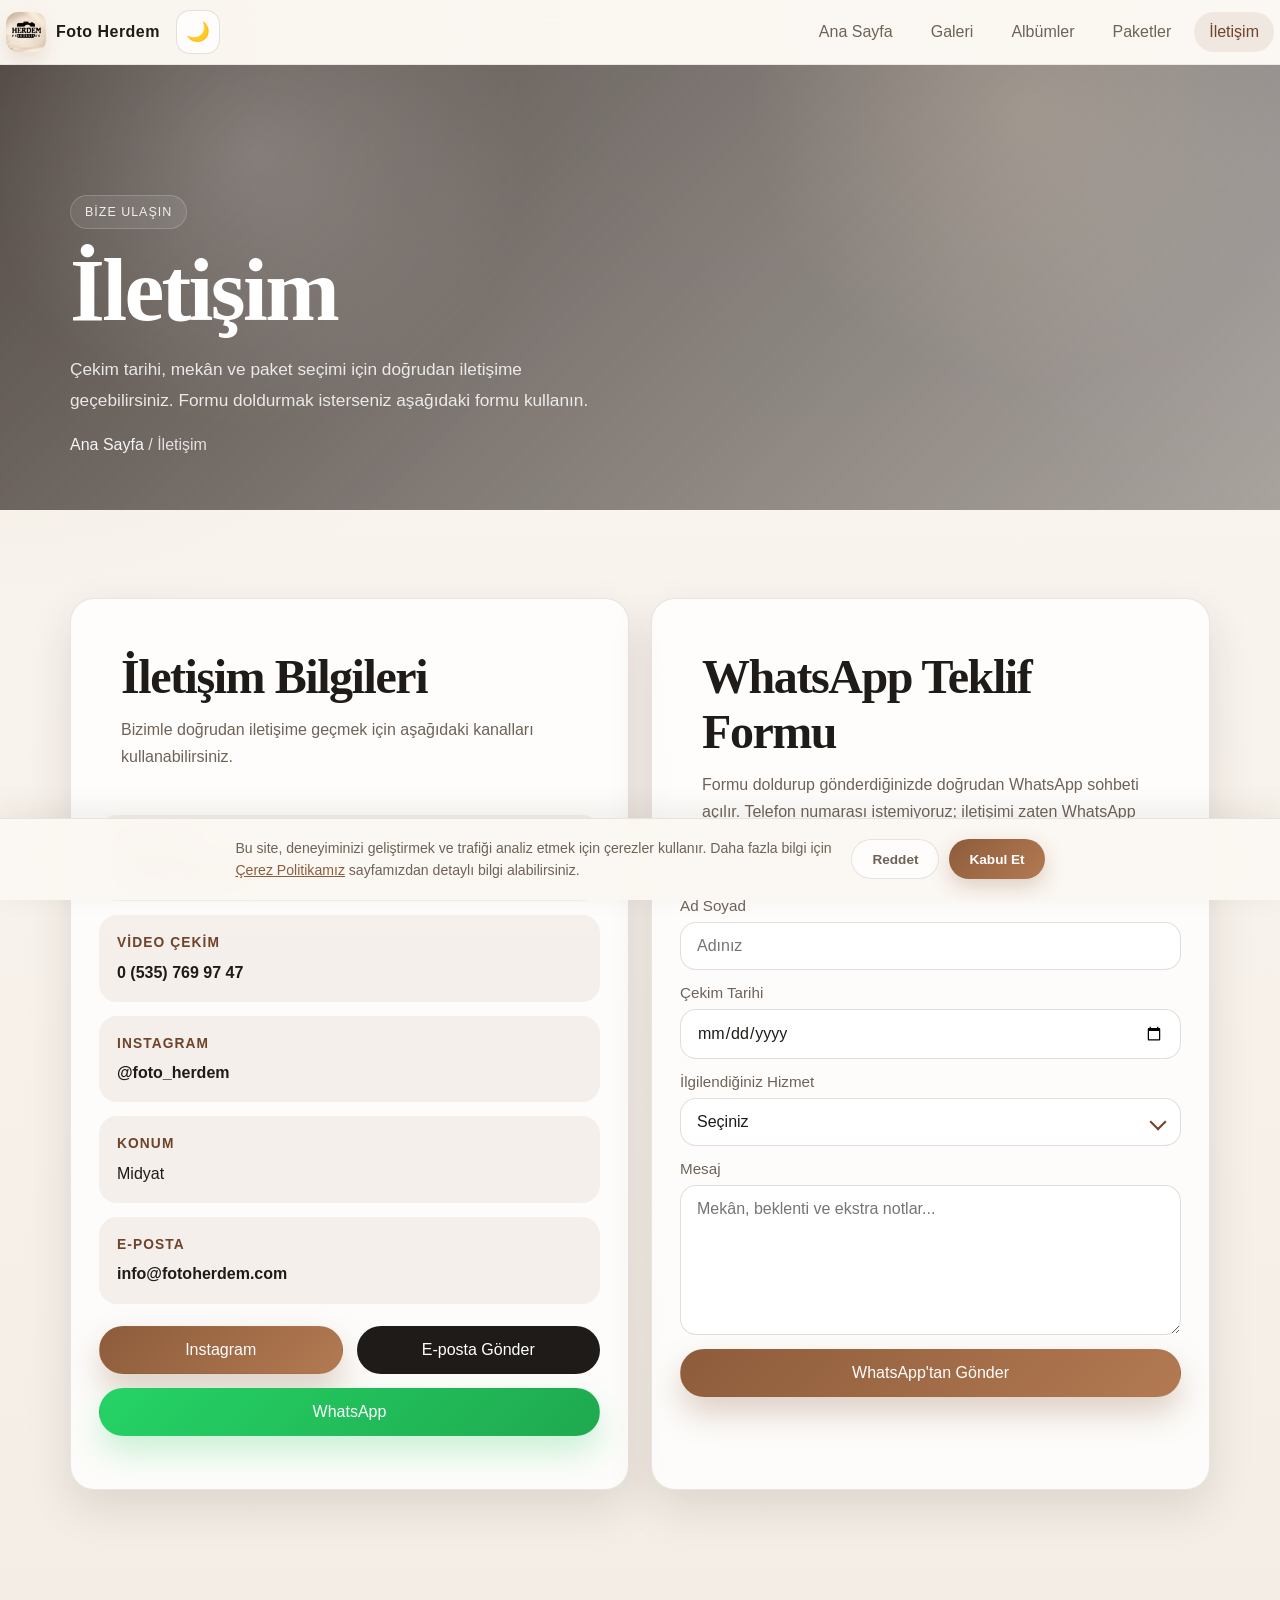
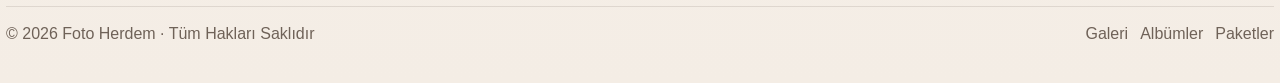
<file: sayfalar/iletisim.html>
<!DOCTYPE html>
<html lang="tr">
<head>
  <meta charset="UTF-8">
  <meta name="viewport" content="width=device-width, initial-scale=1.0">
  <meta name="description" content="Foto Herdem ile iletişime geçin. Mardin ve Midyat bölgesinde düğün, nişan, kına ve aile albümü çekimleri için teklif alın.">
  <meta name="keywords" content="Foto Herdem iletişim, Mardin fotoğrafçı iletişim, Midyat fotoğrafçı, düğün fotoğrafçısı iletişim, teklif al">
  <meta name="robots" content="index,follow">
  <title>İletişim | Foto Herdem | Mardin Midyat Fotoğrafçı</title>
  <meta name="theme-color" content="#8d5c3b">
  <link rel="icon" href="/assets/favicon/favicon.ico" sizes="any">
  <link rel="icon" type="image/webp" href="/assets/logo.webp">
  <link rel="shortcut icon" href="/assets/favicon/favicon.ico">
  <link rel="apple-touch-icon" href="/assets/favicon/apple-icon-180x180.png">
  <link rel="manifest" href="/manifest.json">
  <meta name="msapplication-config" content="/browserconfig.xml">
  <meta property="og:type" content="website">
  <meta property="og:locale" content="tr_TR">
  <meta property="og:site_name" content="Foto Herdem">
  <meta property="og:title" content="İletişim | Foto Herdem | Mardin Midyat Fotoğrafçı">
  <meta property="og:description" content="Foto Herdem ile iletişime geçin. Mardin ve Midyat bölgesinde düğün, nişan, kına ve aile albümü çekimleri için teklif alın.">
  <meta property="og:url" content="https://fotoherdem.wasmer.app/sayfalar/iletisim.html">
  <meta property="og:image" content="https://fotoherdem.wasmer.app/assets/logo.webp">
  <meta property="og:image:width" content="1024">
  <meta property="og:image:height" content="1024">
  <meta name="twitter:card" content="summary_large_image">
  <meta name="twitter:title" content="İletişim | Foto Herdem | Mardin Midyat Fotoğrafçı">
  <meta name="twitter:description" content="Foto Herdem ile iletişime geçin. Mardin ve Midyat bölgesinde düğün, nişan, kına ve aile albümü çekimleri için teklif alın.">
  <meta name="twitter:image" content="https://fotoherdem.wasmer.app/assets/logo.webp">
  <!-- Tema ön yükleme: sayfa açılışında yanıp sönmeyi (FOUC) önler -->
  <script>
    (function () {
      try {
        var saved = localStorage.getItem("fh-theme");
        var dark = saved === "dark" || (!saved && window.matchMedia("(prefers-color-scheme: dark)").matches);
        document.documentElement.dataset.theme = dark ? "dark" : "light";
      } catch (e) {
        document.documentElement.dataset.theme = "light";
      }
    })();
  </script>

  <link rel="stylesheet" href="../css/style.css">
  <script defer src="../js/main.js"></script>
  <script defer src="../js/analytics.js"></script>
  <script defer src="../js/cookie-consent.js"></script>
</head>
<body>
  <header class="site-header">
    <div class="container nav">
      <a class="brand" href="../index.html" aria-label="Foto Herdem ana sayfa">
        <img class="brand-logo" src="../assets/logo.webp" alt="" aria-hidden="true">
        <span>Foto Herdem</span>
      </a>
      <div class="nav-actions">
        <button class="theme-toggle" type="button" data-theme-toggle aria-label="Karanlık moda geç" title="Tema değiştir">
          <span class="theme-toggle-icon" aria-hidden="true">🌙</span>
        </button>
        <button class="nav-toggle" type="button" data-nav-toggle aria-label="Menüyü aç" aria-expanded="false">
          <span></span>
        </button>
      </div>
      <ul class="nav-links" data-nav-links>
        <li><a href="../index.html">Ana Sayfa</a></li>
        <li><a href="./galeri.html">Galeri</a></li>
        <li><a href="./albumler.html">Albümler</a></li>
        <li><a href="./paketler.html">Paketler</a></li>
        <li><a href="./iletisim.html">İletişim</a></li>
      </ul>
    </div>
  </header>

  <main>
    <section class="page-hero contact">
      <div class="container hero-inner">
        <div class="hero-copy">
          <div class="eyebrow">Bize Ulaşın</div>
          <h1>İletişim</h1>
          <p>
            Çekim tarihi, mekân ve paket seçimi için doğrudan iletişime geçebilirsiniz.
            Formu doldurmak isterseniz aşağıdaki formu kullanın.
          </p>
          <div class="breadcrumbs">
            <a href="../index.html">Ana Sayfa</a> / İletişim
          </div>
        </div>
      </div>
    </section>

    <section class="section">
      <div class="container contact-layout">
        <div class="card contact-card">
          <div class="card-body p-0">
            <h2 class="section-title">İletişim Bilgileri</h2>
            <p class="section-lead">
              Bizimle doğrudan iletişime geçmek için aşağıdaki kanalları
              kullanabilirsiniz.
            </p>
          </div>
          <ul class="contact-list mt-22">
            <li>
              <span class="contact-label">Dış Çekim</span>
              <a href="tel:+905453383503">0 (545) 338 35 03</a>
            </li>
            <li>
              <span class="contact-label">Video Çekim</span>
              <a href="tel:+905357699747">0 (535) 769 97 47</a>
            </li>
            <li>
              <span class="contact-label">Instagram</span>
              <a href="https://instagram.com/foto_herdem" target="_blank" rel="noopener noreferrer">@foto_herdem</a>
            </li>
            <li>
              <span class="contact-label">Konum</span>
              <span>Midyat</span>
            </li>
            <li>
              <span class="contact-label">E-posta</span>
              <a href="mailto:info@fotoherdem.com">info@fotoherdem.com</a>
            </li>
          </ul>
          <div class="hero-actions mt-22">
            <a class="btn btn-primary" href="https://instagram.com/foto_herdem" target="_blank" rel="noopener noreferrer">Instagram</a>
            <a class="btn btn-dark" href="mailto:info@fotoherdem.com">E-posta Gönder</a>
            <a
              class="btn btn-whatsapp"
              href="https://wa.me/905453383503?text=Merhaba%20Foto%20Herdem,%20çekim%20için%20bilgi%20almak%20istiyorum."
              target="_blank"
              rel="noopener noreferrer"
            >
              WhatsApp
            </a>
          </div>
        </div>

        <div class="card contact-card">
          <div class="card-body p-0">
            <h2 class="section-title">WhatsApp Teklif Formu</h2>
            <p class="section-lead">
              Formu doldurup gönderdiğinizde doğrudan WhatsApp sohbeti açılır.
              Telefon numarası istemiyoruz; iletişimi zaten WhatsApp üzerinden sürdürüyoruz.
            </p>
          </div>
          <form class="form mt-22" data-whatsapp-form data-whatsapp-number="905453383503">
            <div class="field">
              <label for="name">Ad Soyad</label>
              <input id="name" name="name" type="text" placeholder="Adınız" required>
            </div>
            <div class="field">
              <label for="event-date">Çekim Tarihi</label>
              <input id="event-date" name="event_date" type="date" required>
            </div>
            <div class="field">
              <label>İlgilendiğiniz Hizmet</label>
              <details class="service-picker" data-service-picker>
                <summary data-service-summary>Seçiniz</summary>
                <div class="service-options" role="listbox" aria-label="İlgilendiğiniz hizmet">
                  <button type="button" data-service-option value="Düğün Çekimi">
                    <span class="service-icon service-icon-wedding" aria-hidden="true">✦</span>
                    <span class="service-copy">
                      <strong>Düğün Çekimi</strong>
                      <span>Tam gün kayıt, hazırlık ve tören odaklı.</span>
                    </span>
                  </button>
                  <button type="button" data-service-option value="Dış Çekim">
                    <span class="service-icon service-icon-outdoor" aria-hidden="true">⟡</span>
                    <span class="service-copy">
                      <strong>Dış Çekim</strong>
                      <span>Doğal ışık, romantik sahneler ve lokasyon planlaması.</span>
                    </span>
                  </button>
                  <button type="button" data-service-option value="Albüm Tasarımı">
                    <span class="service-icon service-icon-album" aria-hidden="true">▤</span>
                    <span class="service-copy">
                      <strong>Albüm Tasarımı</strong>
                      <span>Baskı, kapak ve sayfa düzeni tasarım seçenekleri.</span>
                    </span>
                  </button>
                  <button type="button" data-service-option value="Paket Bilgisi">
                    <span class="service-icon service-icon-package" aria-hidden="true">▣</span>
                    <span class="service-copy">
                      <strong>Paket Bilgisi</strong>
                      <span>Hizmet içerikleri ve fiyatlandırma detayları.</span>
                    </span>
                  </button>
                  <button type="button" data-service-option value="Özel Gün Çekimi">
                    <span class="service-icon service-icon-special" aria-hidden="true">✦</span>
                    <span class="service-copy">
                      <strong>Özel Gün Çekimi</strong>
                      <span>Gelin & damat, doğum günü, baby shower ve mezuniyet.</span>
                    </span>
                  </button>
                  <button type="button" data-service-option value="Diğer">
                    <span class="service-icon service-icon-other" aria-hidden="true">⋯</span>
                    <span class="service-copy">
                      <strong>Diğer</strong>
                      <span>Özel talepleriniz veya farklı bir çekim ihtiyacı.</span>
                    </span>
                  </button>
                </div>
              </details>
              <input type="hidden" name="service" value="" required data-service-input>
            </div>
            <div class="field">
              <label for="message">Mesaj</label>
              <textarea id="message" name="message" placeholder="Mekân, beklenti ve ekstra notlar..." required></textarea>
            </div>
            <button class="btn btn-primary" type="submit">WhatsApp'tan Gönder</button>
            <p class="form-status" data-form-status aria-live="polite"></p>
          </form>
        </div>
      </div>
    </section>
  </main>

  <footer class="site-footer">
    <div class="container footer-inner">
      <div>© <span data-year></span> Foto Herdem · Tüm Hakları Saklıdır</div>
      <div class="footer-links">
        <a href="./galeri.html">Galeri</a>
        <a href="./albumler.html">Albümler</a>
        <a href="./paketler.html">Paketler</a>
      </div>
    </div>
  </footer>
</body>
</html>
</file>
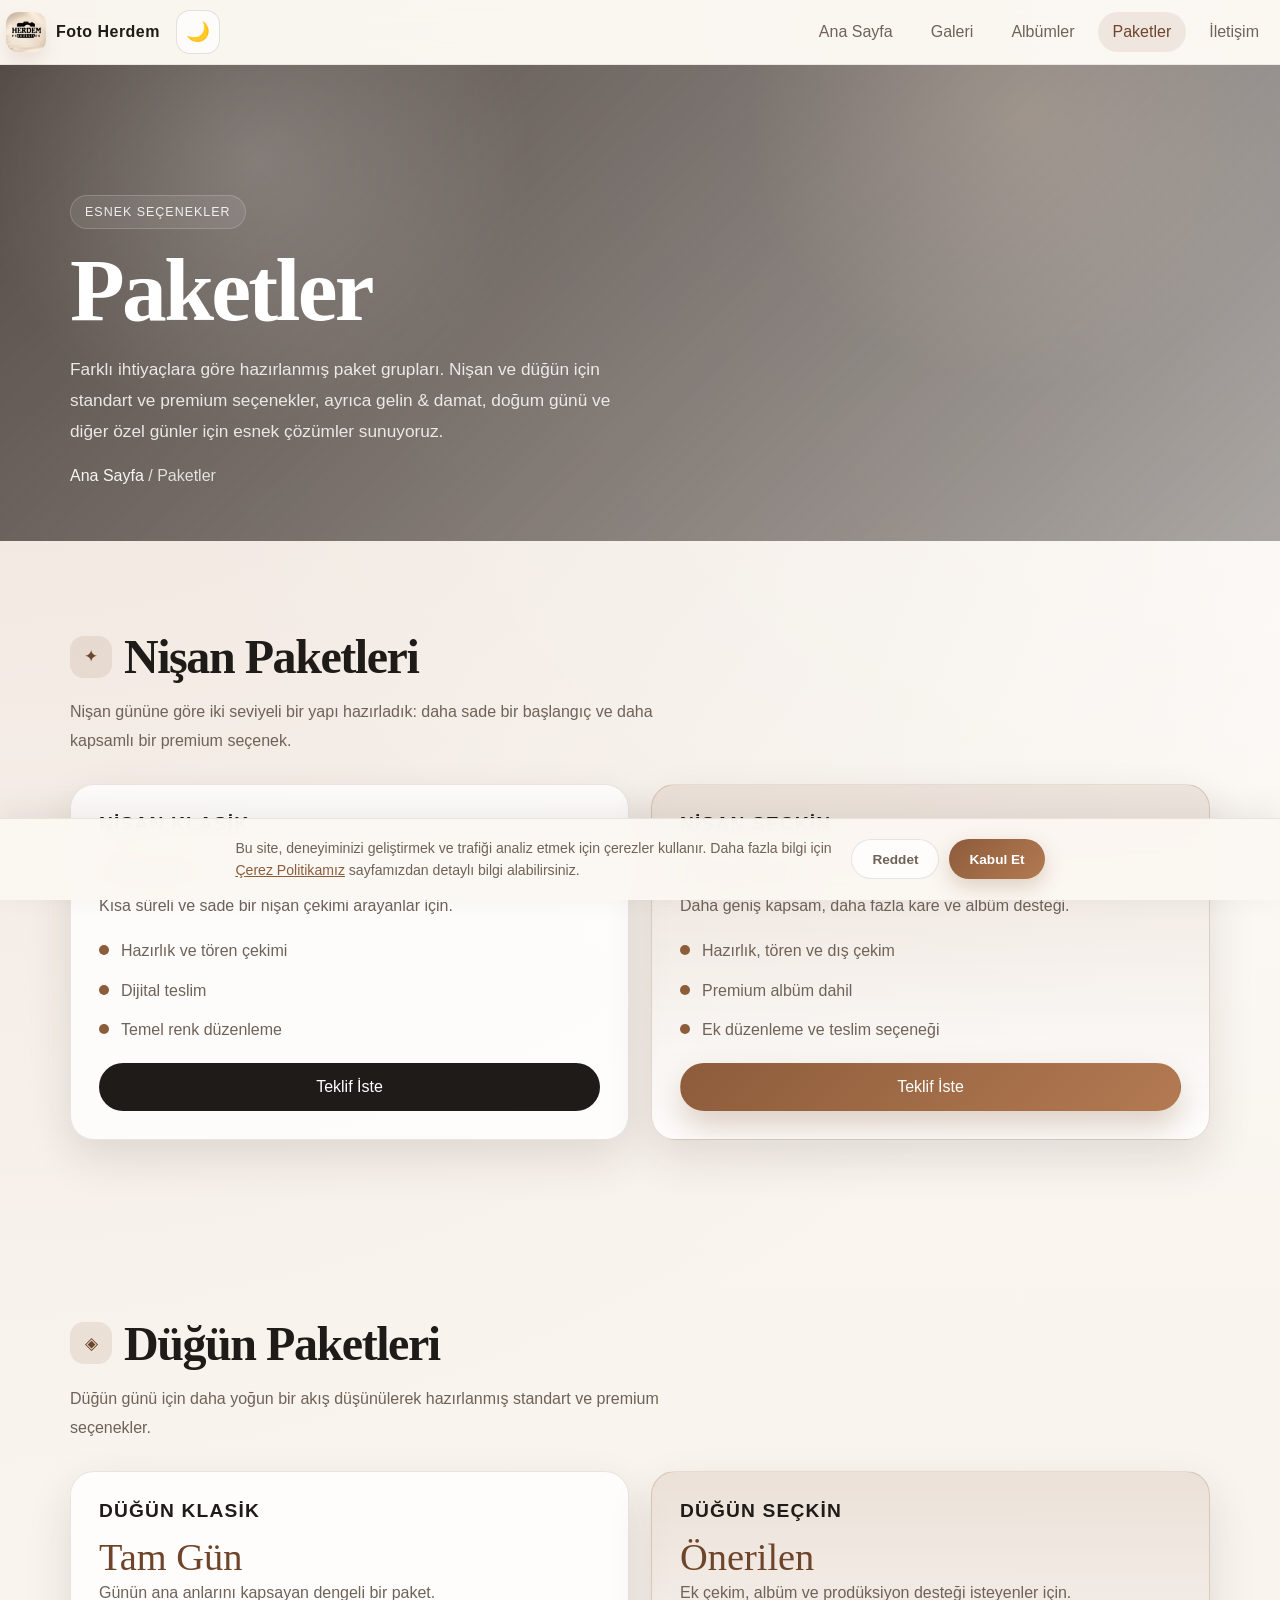
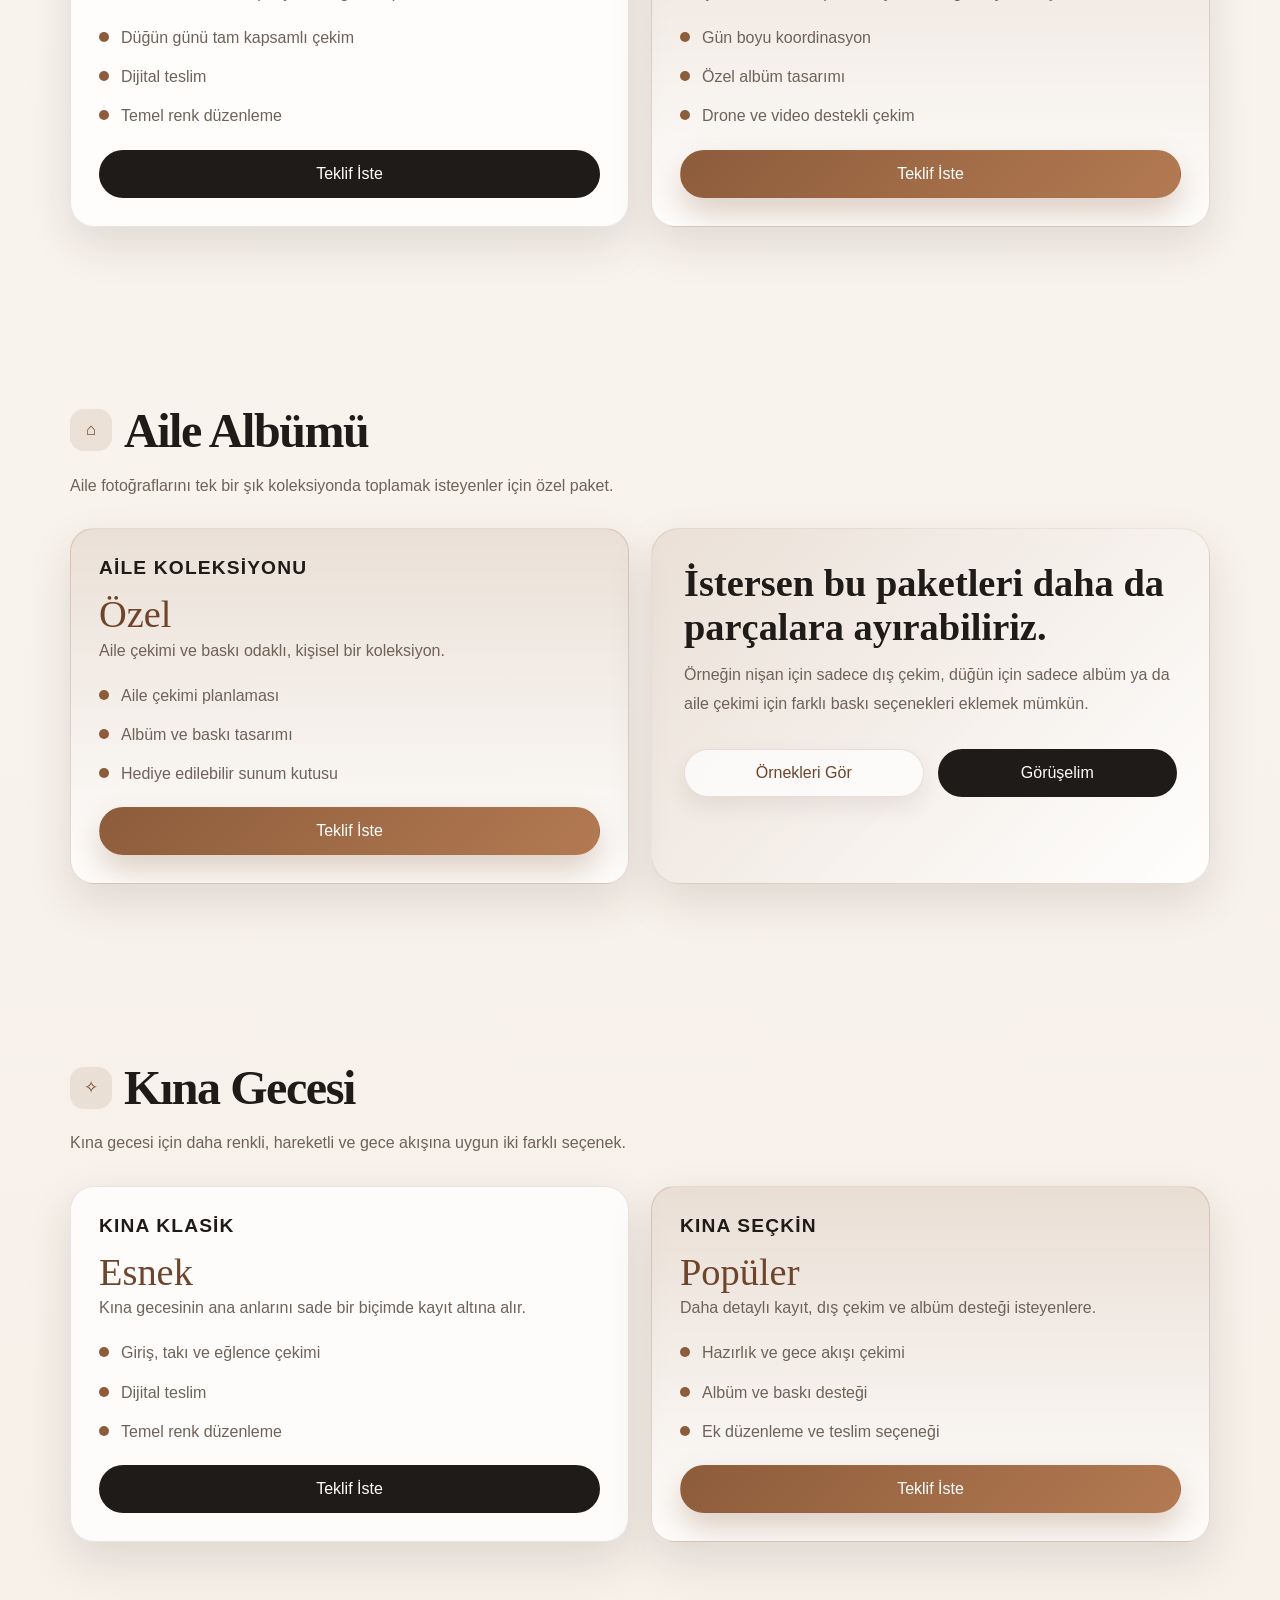
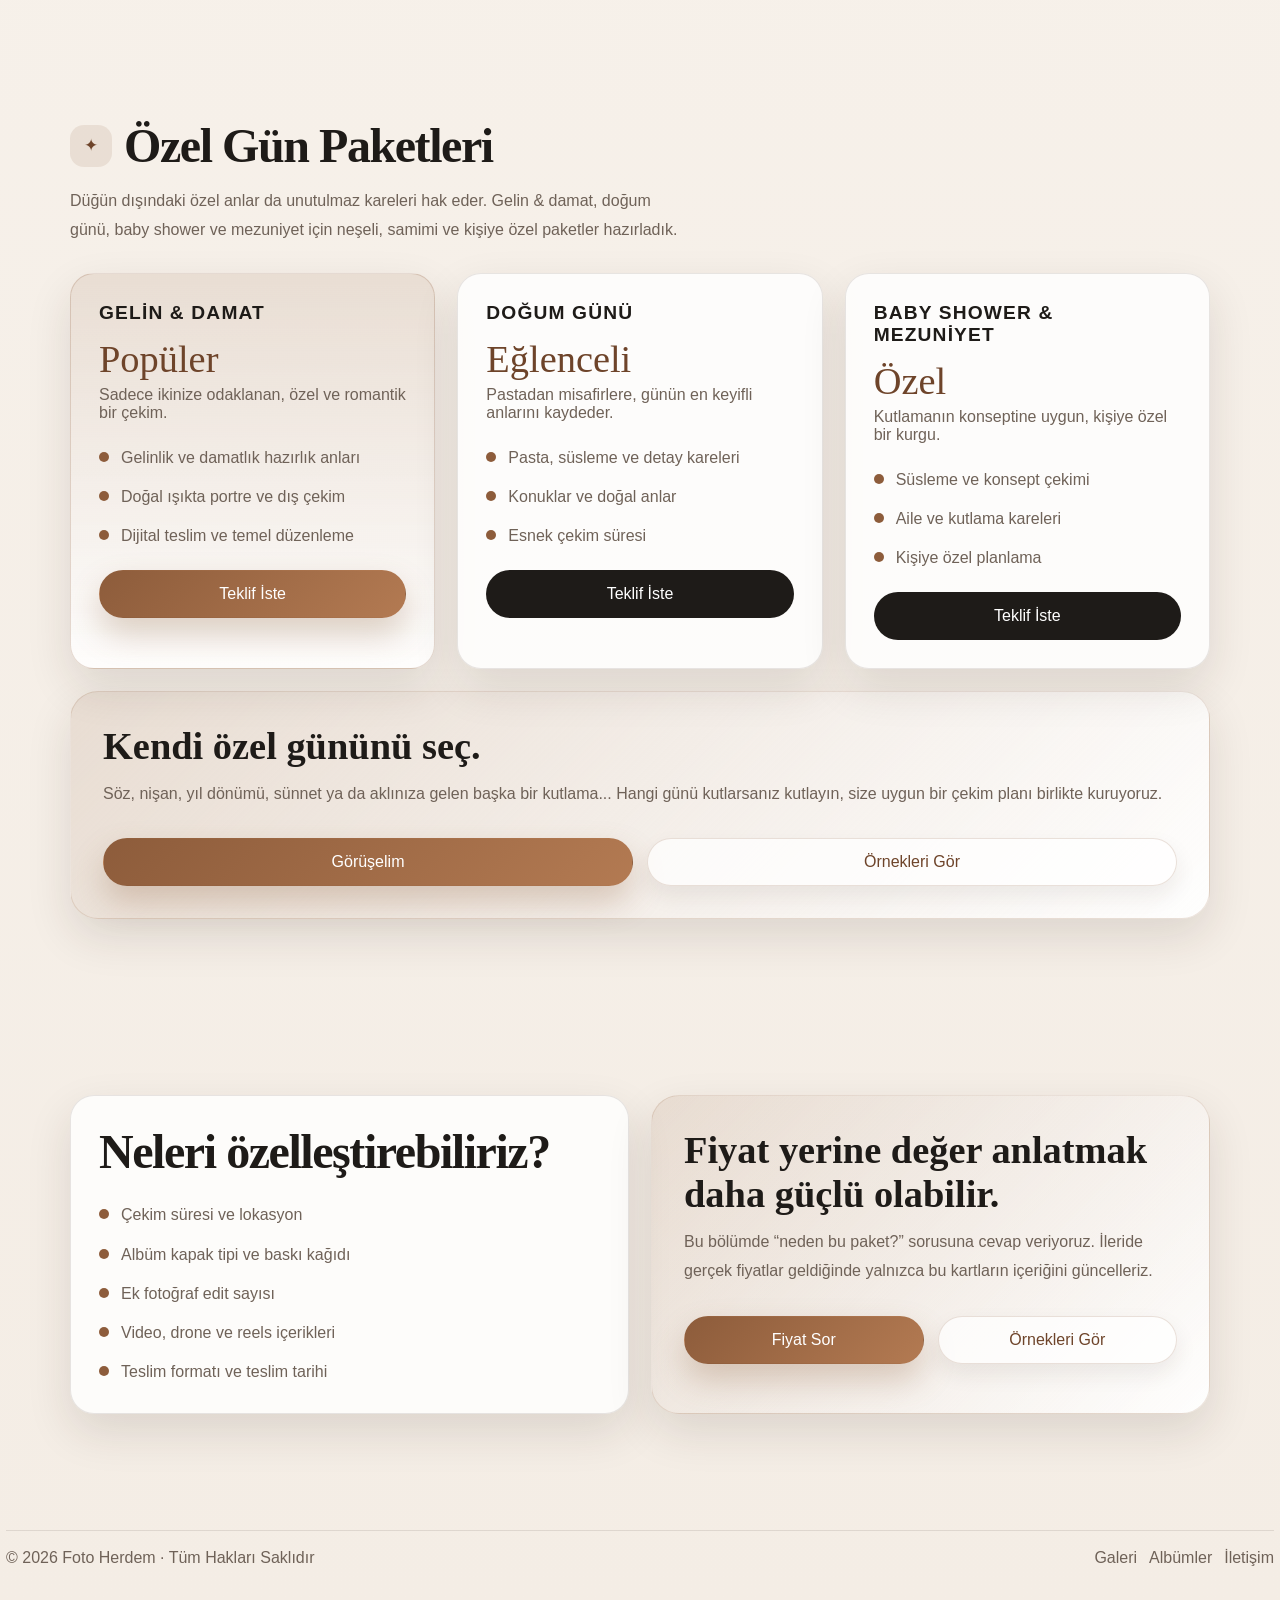
<file: sayfalar/paketler.html>
<!DOCTYPE html>
<html lang="tr">
<head>
  <meta charset="UTF-8">
  <meta name="viewport" content="width=device-width, initial-scale=1.0">
  <meta name="description" content="Foto Herdem paket seçenekleri: Mardin ve Midyat için nişan, düğün, kına gecesi, gelin & damat, doğum günü, baby shower, mezuniyet ve aile albümü paketleri.">
  <meta name="keywords" content="Foto Herdem paketler, Mardin fotoğraf paketleri, Midyat düğün paketi, nişan paketi, kına gecesi paketi, gelin damat çekimi, doğum günü çekimi, özel gün çekimi, aile albümü">
  <meta name="robots" content="index,follow">
  <title>Paketler | Foto Herdem | Mardin Midyat Fotoğraf Paketleri</title>
  <meta name="theme-color" content="#8d5c3b">
  <link rel="icon" href="/assets/favicon/favicon.ico" sizes="any">
  <link rel="icon" type="image/webp" href="/assets/logo.webp">
  <link rel="shortcut icon" href="/assets/favicon/favicon.ico">
  <link rel="apple-touch-icon" href="/assets/favicon/apple-icon-180x180.png">
  <link rel="manifest" href="/manifest.json">
  <meta name="msapplication-config" content="/browserconfig.xml">
  <meta property="og:type" content="website">
  <meta property="og:locale" content="tr_TR">
  <meta property="og:site_name" content="Foto Herdem">
  <meta property="og:title" content="Paketler | Foto Herdem | Mardin Midyat Fotoğraf Paketleri">
  <meta property="og:description" content="Foto Herdem paket seçenekleri: Mardin ve Midyat için nişan, düğün, kına gecesi, gelin & damat, doğum günü, baby shower, mezuniyet ve aile albümü paketleri.">
  <meta property="og:url" content="https://fotoherdem.wasmer.app/sayfalar/paketler.html">
  <meta property="og:image" content="https://fotoherdem.wasmer.app/assets/logo.webp">
  <meta property="og:image:width" content="1024">
  <meta property="og:image:height" content="1024">
  <meta name="twitter:card" content="summary_large_image">
  <meta name="twitter:title" content="Paketler | Foto Herdem | Mardin Midyat Fotoğraf Paketleri">
  <meta name="twitter:description" content="Foto Herdem paket seçenekleri: Mardin ve Midyat için nişan, düğün, kına gecesi, gelin & damat, doğum günü, baby shower, mezuniyet ve aile albümü paketleri.">
  <meta name="twitter:image" content="https://fotoherdem.wasmer.app/assets/logo.webp">
  <!-- Tema ön yükleme: sayfa açılışında yanıp sönmeyi (FOUC) önler -->
  <script>
    (function () {
      try {
        var saved = localStorage.getItem("fh-theme");
        var dark = saved === "dark" || (!saved && window.matchMedia("(prefers-color-scheme: dark)").matches);
        document.documentElement.dataset.theme = dark ? "dark" : "light";
      } catch (e) {
        document.documentElement.dataset.theme = "light";
      }
    })();
  </script>

  <link rel="stylesheet" href="../css/style.css">
  <script defer src="../js/main.js"></script>
  <script defer src="../js/analytics.js"></script>
  <script defer src="../js/cookie-consent.js"></script>
</head>
<body>
  <header class="site-header">
    <div class="container nav">
      <a class="brand" href="../index.html" aria-label="Foto Herdem ana sayfa">
        <img class="brand-logo" src="../assets/logo.webp" alt="" aria-hidden="true">
        <span>Foto Herdem</span>
      </a>
      <div class="nav-actions">
        <button class="theme-toggle" type="button" data-theme-toggle aria-label="Karanlık moda geç" title="Tema değiştir">
          <span class="theme-toggle-icon" aria-hidden="true">🌙</span>
        </button>
        <button class="nav-toggle" type="button" data-nav-toggle aria-label="Menüyü aç" aria-expanded="false">
          <span></span>
        </button>
      </div>
      <ul class="nav-links" data-nav-links>
        <li><a href="../index.html">Ana Sayfa</a></li>
        <li><a href="./galeri.html">Galeri</a></li>
        <li><a href="./albumler.html">Albümler</a></li>
        <li><a href="./paketler.html">Paketler</a></li>
        <li><a href="./iletisim.html">İletişim</a></li>
      </ul>
    </div>
  </header>

  <main>
    <section class="page-hero packages">
      <div class="container hero-inner">
        <div class="hero-copy">
          <div class="eyebrow">Esnek Seçenekler</div>
          <h1>Paketler</h1>
          <p>
            Farklı ihtiyaçlara göre hazırlanmış paket grupları. Nişan ve düğün için
            standart ve premium seçenekler, ayrıca gelin & damat, doğum günü ve diğer
            özel günler için esnek çözümler sunuyoruz.
          </p>
          <div class="breadcrumbs">
            <a href="../index.html">Ana Sayfa</a> / Paketler
          </div>
        </div>
      </div>
    </section>

    <section class="section">
      <div class="container">
        <div class="section-head">
          <div>
            <div class="section-title-row">
              <span class="section-icon" aria-hidden="true">✦</span>
              <h2 class="section-title">Nişan Paketleri</h2>
            </div>
            <p class="section-lead">
              Nişan gününe göre iki seviyeli bir yapı hazırladık: daha sade bir başlangıç ve
              daha kapsamlı bir premium seçenek.
            </p>
          </div>
        </div>

        <div class="grid pricing">
          <article class="card price-card">
            <h3 class="price-name">Nişan Klasik</h3>
            <p class="price-value">Temel</p>
            <p class="price-note">Kısa süreli ve sade bir nişan çekimi arayanlar için.</p>
            <ul class="feature-list">
              <li>Hazırlık ve tören çekimi</li>
              <li>Dijital teslim</li>
              <li>Temel renk düzenleme</li>
            </ul>
            <a class="btn btn-dark" href="./iletisim.html">Teklif İste</a>
          </article>

          <article class="card price-card featured">
            <h3 class="price-name">Nişan Seçkin</h3>
            <p class="price-value">Popüler</p>
            <p class="price-note">Daha geniş kapsam, daha fazla kare ve albüm desteği.</p>
            <ul class="feature-list">
              <li>Hazırlık, tören ve dış çekim</li>
              <li>Premium albüm dahil</li>
              <li>Ek düzenleme ve teslim seçeneği</li>
            </ul>
            <a class="btn btn-primary" href="./iletisim.html">Teklif İste</a>
          </article>
        </div>
      </div>
    </section>

    <section class="section">
      <div class="container">
        <div class="section-head">
          <div>
            <div class="section-title-row">
              <span class="section-icon" aria-hidden="true">◈</span>
              <h2 class="section-title">Düğün Paketleri</h2>
            </div>
            <p class="section-lead">
              Düğün günü için daha yoğun bir akış düşünülerek hazırlanmış standart ve premium
              seçenekler.
            </p>
          </div>
        </div>

        <div class="grid pricing">
          <article class="card price-card">
            <h3 class="price-name">Düğün Klasik</h3>
            <p class="price-value">Tam Gün</p>
            <p class="price-note">Günün ana anlarını kapsayan dengeli bir paket.</p>
            <ul class="feature-list">
              <li>Düğün günü tam kapsamlı çekim</li>
              <li>Dijital teslim</li>
              <li>Temel renk düzenleme</li>
            </ul>
            <a class="btn btn-dark" href="./iletisim.html">Teklif İste</a>
          </article>

          <article class="card price-card featured">
            <h3 class="price-name">Düğün Seçkin</h3>
            <p class="price-value">Önerilen</p>
            <p class="price-note">Ek çekim, albüm ve prodüksiyon desteği isteyenler için.</p>
            <ul class="feature-list">
              <li>Gün boyu koordinasyon</li>
              <li>Özel albüm tasarımı</li>
              <li>Drone ve video destekli çekim</li>
            </ul>
            <a class="btn btn-primary" href="./iletisim.html">Teklif İste</a>
          </article>
        </div>
      </div>
    </section>

    <section class="section">
      <div class="container">
        <div class="section-head">
          <div>
            <div class="section-title-row">
              <span class="section-icon" aria-hidden="true">⌂</span>
              <h2 class="section-title">Aile Albümü</h2>
            </div>
            <p class="section-lead">
              Aile fotoğraflarını tek bir şık koleksiyonda toplamak isteyenler için özel paket.
            </p>
          </div>
        </div>

        <div class="grid grid-2">
          <article class="card price-card featured">
            <h3 class="price-name">Aile Koleksiyonu</h3>
            <p class="price-value">Özel</p>
            <p class="price-note">Aile çekimi ve baskı odaklı, kişisel bir koleksiyon.</p>
            <ul class="feature-list">
              <li>Aile çekimi planlaması</li>
              <li>Albüm ve baskı tasarımı</li>
              <li>Hediye edilebilir sunum kutusu</li>
            </ul>
            <a class="btn btn-primary" href="./iletisim.html">Teklif İste</a>
          </article>

          <div class="callout">
            <h2>İstersen bu paketleri daha da parçalara ayırabiliriz.</h2>
            <p>
              Örneğin nişan için sadece dış çekim, düğün için sadece albüm ya da aile
              çekimi için farklı baskı seçenekleri eklemek mümkün.
            </p>
            <div class="hero-actions">
              <a class="btn btn-secondary" href="./galeri.html">Örnekleri Gör</a>
              <a class="btn btn-dark" href="./iletisim.html">Görüşelim</a>
            </div>
          </div>
        </div>
      </div>
    </section>

    <section class="section">
      <div class="container">
        <div class="section-head">
          <div>
            <div class="section-title-row">
              <span class="section-icon" aria-hidden="true">✧</span>
              <h2 class="section-title">Kına Gecesi</h2>
            </div>
            <p class="section-lead">
              Kına gecesi için daha renkli, hareketli ve gece akışına uygun iki farklı seçenek.
            </p>
          </div>
        </div>

        <div class="grid pricing">
          <article class="card price-card">
            <h3 class="price-name">Kına Klasik</h3>
            <p class="price-value">Esnek</p>
            <p class="price-note">Kına gecesinin ana anlarını sade bir biçimde kayıt altına alır.</p>
            <ul class="feature-list">
              <li>Giriş, takı ve eğlence çekimi</li>
              <li>Dijital teslim</li>
              <li>Temel renk düzenleme</li>
            </ul>
            <a class="btn btn-dark" href="./iletisim.html">Teklif İste</a>
          </article>

          <article class="card price-card featured">
            <h3 class="price-name">Kına Seçkin</h3>
            <p class="price-value">Popüler</p>
            <p class="price-note">Daha detaylı kayıt, dış çekim ve albüm desteği isteyenlere.</p>
            <ul class="feature-list">
              <li>Hazırlık ve gece akışı çekimi</li>
              <li>Albüm ve baskı desteği</li>
              <li>Ek düzenleme ve teslim seçeneği</li>
            </ul>
            <a class="btn btn-primary" href="./iletisim.html">Teklif İste</a>
          </article>
        </div>
      </div>
    </section>

    <section class="section">
      <div class="container">
        <div class="section-head">
          <div>
            <div class="section-title-row">
              <span class="section-icon" aria-hidden="true">✦</span>
              <h2 class="section-title">Özel Gün Paketleri</h2>
            </div>
            <p class="section-lead">
              Düğün dışındaki özel anlar da unutulmaz kareleri hak eder. Gelin & damat,
              doğum günü, baby shower ve mezuniyet için neşeli, samimi ve kişiye özel paketler hazırladık.
            </p>
          </div>
        </div>

        <div class="grid grid-3">
          <article class="card price-card featured">
            <h3 class="price-name">Gelin & Damat</h3>
            <p class="price-value">Popüler</p>
            <p class="price-note">Sadece ikinize odaklanan, özel ve romantik bir çekim.</p>
            <ul class="feature-list">
              <li>Gelinlik ve damatlık hazırlık anları</li>
              <li>Doğal ışıkta portre ve dış çekim</li>
              <li>Dijital teslim ve temel düzenleme</li>
            </ul>
            <a class="btn btn-primary" href="./iletisim.html">Teklif İste</a>
          </article>

          <article class="card price-card">
            <h3 class="price-name">Doğum Günü</h3>
            <p class="price-value">Eğlenceli</p>
            <p class="price-note">Pastadan misafirlere, günün en keyifli anlarını kaydeder.</p>
            <ul class="feature-list">
              <li>Pasta, süsleme ve detay kareleri</li>
              <li>Konuklar ve doğal anlar</li>
              <li>Esnek çekim süresi</li>
            </ul>
            <a class="btn btn-dark" href="./iletisim.html">Teklif İste</a>
          </article>

          <article class="card price-card">
            <h3 class="price-name">Baby Shower & Mezuniyet</h3>
            <p class="price-value">Özel</p>
            <p class="price-note">Kutlamanın konseptine uygun, kişiye özel bir kurgu.</p>
            <ul class="feature-list">
              <li>Süsleme ve konsept çekimi</li>
              <li>Aile ve kutlama kareleri</li>
              <li>Kişiye özel planlama</li>
            </ul>
            <a class="btn btn-dark" href="./iletisim.html">Teklif İste</a>
          </article>
        </div>

        <div class="callout mt-22">
          <h2>Kendi özel gününü seç.</h2>
          <p>
            Söz, nişan, yıl dönümü, sünnet ya da aklınıza gelen başka bir kutlama...
            Hangi günü kutlarsanız kutlayın, size uygun bir çekim planı birlikte kuruyoruz.
          </p>
          <div class="hero-actions">
            <a class="btn btn-primary" href="./iletisim.html">Görüşelim</a>
            <a class="btn btn-secondary" href="./galeri.html">Örnekleri Gör</a>
          </div>
        </div>
      </div>
    </section>

    <section class="section">
      <div class="container grid grid-2">
        <div class="panel">
          <h2 class="section-title">Neleri özelleştirebiliriz?</h2>
          <ul class="feature-list mt-22">
            <li>Çekim süresi ve lokasyon</li>
            <li>Albüm kapak tipi ve baskı kağıdı</li>
            <li>Ek fotoğraf edit sayısı</li>
            <li>Video, drone ve reels içerikleri</li>
            <li>Teslim formatı ve teslim tarihi</li>
          </ul>
        </div>

        <div class="callout">
          <h2>Fiyat yerine değer anlatmak daha güçlü olabilir.</h2>
          <p>
            Bu bölümde “neden bu paket?” sorusuna cevap veriyoruz. İleride gerçek fiyatlar
            geldiğinde yalnızca bu kartların içeriğini güncelleriz.
          </p>
          <div class="hero-actions">
            <a class="btn btn-primary" href="./iletisim.html">Fiyat Sor</a>
            <a class="btn btn-secondary" href="./galeri.html">Örnekleri Gör</a>
          </div>
        </div>
      </div>
    </section>
  </main>

  <footer class="site-footer">
    <div class="container footer-inner">
      <div>© <span data-year></span> Foto Herdem · Tüm Hakları Saklıdır</div>
      <div class="footer-links">
        <a href="./galeri.html">Galeri</a>
        <a href="./albumler.html">Albümler</a>
        <a href="./iletisim.html">İletişim</a>
      </div>
    </div>
  </footer>
</body>
</html>
</file>
<file: css/style.css>
:root {
  --bg: #f6f1ea;
  --surface: rgba(255, 255, 255, 0.8);
  --surface-strong: #ffffff;
  --text: #1e1b18;
  --muted: #6f6258;
  --line: rgba(71, 54, 43, 0.14);
  --brand: #8d5c3b;
  --brand-dark: #6e442a;
  --brand-soft: #f0dfd1;
  --shadow: 0 18px 45px rgba(53, 35, 26, 0.12);
  --radius: 24px;
  --radius-sm: 16px;
  --container: 1140px;
  --hero-bg: url("../assets/dis-cekim-1.webp");
  --hero-bg-mobile: url("../assets/dis-cekim-1.webp");
}

* {
  box-sizing: border-box;
}

html {
  scroll-behavior: smooth;
}

body {
  margin: 0;
  color: var(--text);
  font-family: Inter, "Segoe UI", Arial, sans-serif;
  background:
    radial-gradient(circle at top left, rgba(141, 92, 59, 0.12), transparent 30%),
    radial-gradient(circle at top right, rgba(255, 255, 255, 0.8), transparent 25%),
    linear-gradient(180deg, #fbf7f2 0%, #f4ede5 100%);
  overflow-x: clip;
}

img {
  display: block;
  max-width: 100%;
}

a {
  color: inherit;
  text-decoration: none;
}

button,
input,
textarea,
select {
  font: inherit;
}

.container {
  width: min(100% - 32px, var(--container));
  margin-inline: auto;
}

.site-header {
  position: sticky;
  top: 0;
  z-index: 1000;
  backdrop-filter: blur(18px);
  background: rgba(251, 247, 242, 0.86);
  border-bottom: 1px solid rgba(71, 54, 43, 0.08);
}

.site-header .container {
  width: calc(100% - 12px);
  max-width: none;
}

.site-footer .container {
  width: calc(100% - 12px);
  max-width: none;
}

.nav {
  position: relative;
  display: flex;
  align-items: center;
  justify-content: space-between;
  gap: 16px;
  padding: 10px 0;
}

.brand {
  display: inline-flex;
  align-items: center;
  gap: 10px;
  font-weight: 800;
  letter-spacing: 0.03em;
  text-transform: none;
}

.brand-logo {
  display: block;
  width: 40px;
  height: 40px;
  object-fit: contain;
  border-radius: 12px;
  box-shadow: 0 10px 18px rgba(141, 92, 59, 0.12);
  mix-blend-mode: multiply;
}

.brand-mark {
  display: grid;
  place-items: center;
  width: 42px;
  height: 42px;
  border-radius: 14px;
  background: linear-gradient(135deg, var(--brand), #b37a52);
  color: #fff;
  box-shadow: 0 12px 24px rgba(141, 92, 59, 0.28);
}

.nav-toggle {
  display: none;
  width: 48px;
  height: 48px;
  border: 1px solid var(--line);
  border-radius: 14px;
  background: rgba(255, 255, 255, 0.72);
  color: var(--text);
  cursor: pointer;
}

.nav-toggle span,
.nav-toggle span::before,
.nav-toggle span::after {
  content: "";
  display: block;
  width: 20px;
  height: 2px;
  border-radius: 999px;
  background: currentColor;
  margin-inline: auto;
  position: relative;
}

.nav-toggle span::before {
  position: absolute;
  top: -6px;
  left: 0;
}

.nav-toggle span::after {
  position: absolute;
  top: 6px;
  left: 0;
}

.nav-actions {
  display: flex;
  align-items: center;
  gap: 10px;
}

.theme-toggle {
  display: inline-grid;
  place-items: center;
  flex: 0 0 auto;
  width: 44px;
  height: 44px;
  padding: 0;
  border: 1px solid var(--line);
  border-radius: 14px;
  background: rgba(255, 255, 255, 0.72);
  color: var(--text);
  font-size: 1.2rem;
  line-height: 1;
  cursor: pointer;
  transition: background 0.2s ease, transform 0.2s ease, border-color 0.2s ease;
}

.theme-toggle:hover {
  transform: translateY(-1px);
  border-color: rgba(141, 92, 59, 0.3);
  background: rgba(255, 255, 255, 0.92);
}

.theme-toggle-icon {
  display: block;
  line-height: 1;
}

.nav-links {
  display: flex;
  align-items: center;
  gap: 8px;
  list-style: none;
  margin: 0;
  padding: 0;
  margin-left: auto;
}

.nav-links[hidden] {
  display: none !important;
}

.nav-links a {
  display: inline-flex;
  align-items: center;
  padding: 11px 15px;
  border-radius: 999px;
  color: var(--muted);
  transition: background 0.2s ease, color 0.2s ease, transform 0.2s ease;
}

.nav-links a:hover,
.nav-links a.active {
  color: var(--brand-dark);
  background: rgba(141, 92, 59, 0.1);
}

.hero,
.page-hero {
  position: relative;
  overflow: hidden;
  isolation: isolate;
}

.hero {
  min-height: calc(100vh - 84px);
  display: grid;
  align-items: center;
  color: #fff;
  background:
    linear-gradient(135deg, rgba(20, 11, 7, 0.68), rgba(20, 11, 7, 0.24)),
    var(--hero-bg) center/cover;
}

.hero::after,
.page-hero::after {
  content: "";
  position: absolute;
  inset: 0;
  background:
    radial-gradient(circle at 20% 20%, rgba(255, 255, 255, 0.2), transparent 25%),
    radial-gradient(circle at 80% 10%, rgba(255, 228, 197, 0.18), transparent 25%);
  z-index: -1;
}

.hero-inner {
  display: grid;
  grid-template-columns: minmax(0, 1fr) minmax(0, 1.15fr);
  gap: clamp(32px, 4vw, 56px);
  align-items: center;
  padding: 84px 0 92px;
}

.hero-copy {
  max-width: 100%;
  min-width: 0;
}

.eyebrow {
  display: inline-flex;
  align-items: center;
  gap: 10px;
  margin-bottom: 18px;
  padding: 9px 14px;
  border: 1px solid rgba(255, 255, 255, 0.18);
  border-radius: 999px;
  color: rgba(255, 255, 255, 0.88);
  background: rgba(255, 255, 255, 0.08);
  letter-spacing: 0.08em;
  text-transform: uppercase;
  font-size: 0.78rem;
}

.hero h1,
.page-hero h1 {
  margin: 0;
  font-family: Georgia, "Times New Roman", serif;
  font-size: clamp(3rem, 7vw, 5.75rem);
  line-height: 0.95;
  letter-spacing: -0.03em;
}

.hero p,
.page-hero p {
  max-width: 58ch;
  margin: 22px 0 0;
  font-size: 1.08rem;
  line-height: 1.8;
  color: rgba(255, 255, 255, 0.85);
}

.hero-actions {
  display: flex;
  flex-wrap: wrap;
  gap: 14px;
  margin-top: 30px;
}

.hero-actions .btn {
  flex: 1 1 160px;
}

.home-actions .btn,
.home-callout-actions .btn {
  min-height: 44px;
  padding: 0 18px;
  font-size: 0.95rem;
}

.btn {
  display: inline-flex;
  align-items: center;
  justify-content: center;
  gap: 10px;
  min-height: 48px;
  padding: 0 20px;
  border: 1px solid transparent;
  border-radius: 999px;
  cursor: pointer;
  transition: transform 0.2s ease, box-shadow 0.2s ease, background 0.2s ease;
}

.btn:hover {
  transform: translateY(-1px);
}

.btn-primary {
  color: #fff;
  background: linear-gradient(135deg, var(--brand), #b37a52);
  box-shadow: 0 16px 32px rgba(141, 92, 59, 0.28);
}

.btn-secondary {
  color: var(--brand-dark);
  background: rgba(255, 255, 255, 0.72);
  border-color: rgba(141, 92, 59, 0.18);
  box-shadow: 0 10px 22px rgba(53, 35, 26, 0.08);
}

.btn-dark {
  color: #fff;
  background: var(--text);
}

.btn-whatsapp {
  color: #fff;
  background: linear-gradient(135deg, #25d366, #1fa94f);
  box-shadow: 0 16px 32px rgba(37, 211, 102, 0.24);
}

.hero-card {
  align-self: center;
  width: 100%;
  max-width: 860px;
  min-width: 0;
  background: rgba(255, 255, 255, 0.12);
  border: 1px solid rgba(255, 255, 255, 0.18);
  border-radius: 28px;
  padding: 22px;
  backdrop-filter: blur(18px);
  box-shadow: 0 25px 60px rgba(0, 0, 0, 0.18);
  overflow: hidden;
  justify-self: end;
  margin-top: 0;
}

.hero-card img {
  width: 100%;
  height: 500px;
  object-fit: cover;
  border-radius: 20px;
}

.hero-card-grid {
  display: grid;
  grid-template-columns: repeat(3, minmax(0, 1fr));
  gap: 10px;
  margin-top: 12px;
  min-width: 0;
}

.hero-card-grid img {
  height: 170px;
}

.stats {
  display: grid;
  grid-template-columns: repeat(3, minmax(0, 1fr));
  gap: 16px;
  margin-top: 30px;
}

.stat {
  padding: 18px 16px;
  border-radius: 18px;
  background: rgba(255, 255, 255, 0.08);
  border: 1px solid rgba(255, 255, 255, 0.12);
}

.stat strong {
  display: block;
  font-size: 1.35rem;
}

.stat span {
  color: rgba(255, 255, 255, 0.76);
  font-size: 0.95rem;
}

main {
  display: block;
}

.section {
  padding: 88px 0;
}

.section-title {
  margin: 0;
  font-family: Georgia, "Times New Roman", serif;
  font-size: clamp(2rem, 4vw, 3rem);
  letter-spacing: -0.03em;
}

.section-lead {
  max-width: 70ch;
  margin: 14px 0 0;
  color: var(--muted);
  line-height: 1.8;
}

.section-head {
  display: flex;
  align-items: end;
  justify-content: space-between;
  gap: 20px;
  margin-bottom: 28px;
}

.section-title-row {
  display: flex;
  align-items: center;
  gap: 12px;
}

.section-icon {
  display: inline-grid;
  place-items: center;
  width: 42px;
  height: 42px;
  border-radius: 14px;
  background: rgba(141, 92, 59, 0.12);
  color: var(--brand-dark);
  font-size: 1.05rem;
  flex: 0 0 auto;
}

.grid {
  display: grid;
  gap: 22px;
}

.grid-2 {
  grid-template-columns: repeat(2, minmax(0, 1fr));
}

.grid-3 {
  grid-template-columns: repeat(3, minmax(0, 1fr));
}

.panel,
.card {
  background: var(--surface);
  border: 1px solid rgba(71, 54, 43, 0.12);
  border-radius: var(--radius);
  box-shadow: var(--shadow);
}

.panel {
  padding: 28px;
}

.p-0 {
  padding: 0;
}

.card {
  overflow: hidden;
}

.card-media {
  position: relative;
  overflow: hidden;
}

.card-media img {
  width: 100%;
  height: 280px;
  object-fit: cover;
  transition: transform 0.35s ease;
}

.card:hover .card-media img {
  transform: scale(1.04);
}

.card-body {
  padding: 22px;
}

.card-body h3 {
  margin: 0;
  font-size: 1.2rem;
}

.card-body p {
  margin: 12px 0 0;
  color: var(--muted);
  line-height: 1.7;
}

.meta-row {
  display: flex;
  flex-wrap: wrap;
  gap: 10px;
  margin-top: 16px;
}

.tag {
  display: inline-flex;
  align-items: center;
  min-height: 34px;
  padding: 0 12px;
  border-radius: 999px;
  background: rgba(141, 92, 59, 0.1);
  color: var(--brand-dark);
  font-size: 0.92rem;
}

.feature-list {
  display: grid;
  gap: 12px;
  margin: 0;
  padding: 0;
  list-style: none;
}

.feature-list li {
  display: flex;
  gap: 12px;
  align-items: start;
  color: var(--muted);
  line-height: 1.7;
}

.feature-list li::before {
  content: "";
  flex: 0 0 10px;
  width: 10px;
  height: 10px;
  margin-top: 0.5rem;
  border-radius: 50%;
  background: var(--brand);
}

.gallery-stack {
  display: grid;
  gap: 18px;
}

.gallery-row {
  display: grid;
  gap: 18px;
}

.gallery-row-3 {
  grid-template-columns: repeat(3, minmax(0, 1fr));
}

.gallery-row-2 {
  grid-template-columns: repeat(2, minmax(0, 1fr));
}

.gallery-item {
  position: relative;
  margin: 0;
  min-height: 280px;
  border-radius: 26px;
  background: rgba(255, 255, 255, 0.35);
  overflow: hidden;
  box-shadow: var(--shadow);
}

.gallery-item.featured {
  min-height: 1000px;
}

.gallery-row-3 .gallery-item {
  min-height: 360px;
}

.gallery-row-2 .gallery-item {
  min-height: 440px;
}

.gallery-item img {
  position: absolute;
  inset: 0;
  width: 100%;
  height: 100%;
  object-fit: cover;
  transition: transform 0.35s ease;
}

.gallery-item:hover img {
  transform: scale(1.04);
}

.gallery-item.featured img {
  object-position: 50% 82%;
}

.gallery-row-2 .gallery-item:nth-child(1) img {
  object-position: 50% 24%;
}

.gallery-row-2 .gallery-item:nth-child(2) img {
  object-position: 50% 18%;
}

.overlay {
  position: absolute;
  inset: auto 0 0;
  padding: 22px;
  background: linear-gradient(180deg, transparent, rgba(18, 12, 9, 0.76));
  color: #fff;
}

.overlay strong {
  display: block;
  font-size: 1.05rem;
}

.overlay span {
  color: rgba(255, 255, 255, 0.82);
}

.pricing {
  align-items: stretch;
  grid-template-columns: repeat(2, minmax(0, 1fr));
}

.price-card {
  display: flex;
  flex-direction: column;
  padding: 28px;
}

.price-card.featured {
  background: linear-gradient(180deg, rgba(141, 92, 59, 0.12), rgba(255, 255, 255, 0.86));
  border-color: rgba(141, 92, 59, 0.22);
}

.price-name {
  margin: 0;
  font-size: 1.2rem;
  letter-spacing: 0.06em;
  text-transform: uppercase;
}

.price-value {
  margin: 16px 0 0;
  font-family: Georgia, "Times New Roman", serif;
  font-size: 2.4rem;
  line-height: 1;
  color: var(--brand-dark);
}

.price-note {
  margin: 8px 0 0;
  color: var(--muted);
}

.price-card .feature-list {
  margin-top: 22px;
}

.price-card .btn {
  margin-top: 20px;
}

.timeline {
  display: grid;
  gap: 14px;
}

.timeline-item {
  display: grid;
  grid-template-columns: 72px 1fr;
  gap: 18px;
  align-items: start;
  padding: 20px;
  border-radius: 20px;
  background: rgba(255, 255, 255, 0.72);
  border: 1px solid rgba(71, 54, 43, 0.08);
}

.timeline-step {
  display: grid;
  place-items: center;
  width: 72px;
  height: 72px;
  border-radius: 18px;
  background: rgba(141, 92, 59, 0.1);
  color: var(--brand-dark);
  font-weight: 700;
}

.timeline-item h3 {
  margin: 0;
}

.timeline-item p {
  margin: 10px 0 0;
  color: var(--muted);
  line-height: 1.7;
}

.contact-layout {
  display: grid;
  grid-template-columns: 1fr 1fr;
  gap: 22px;
}

.contact-card {
  padding: 28px;
}

.contact-list {
  display: grid;
  gap: 14px;
  margin: 0;
  padding: 0;
  list-style: none;
}

.contact-list li {
  padding: 16px 18px;
  border-radius: 18px;
  background: rgba(141, 92, 59, 0.08);
  line-height: 1.7;
  display: grid;
  gap: 4px;
}

.contact-label {
  font-size: 0.86rem;
  text-transform: uppercase;
  letter-spacing: 0.08em;
  color: var(--brand-dark);
  font-weight: 700;
}

.contact-list a {
  color: var(--text);
  font-weight: 600;
}

.form {
  display: grid;
  gap: 14px;
}

.field {
  display: grid;
  gap: 8px;
}

.field label {
  font-size: 0.95rem;
  color: var(--muted);
}

.field input,
.field select,
.field textarea {
  width: 100%;
  padding: 14px 16px;
  border: 1px solid rgba(71, 54, 43, 0.16);
  border-radius: 16px;
  background: rgba(255, 255, 255, 0.92);
  color: var(--text);
}

.field textarea {
  min-height: 150px;
  resize: vertical;
}


.password-wrap {
  position: relative;
}

.password-wrap input {
  padding-right: 48px;
}

.password-toggle {
  position: absolute;
  top: 50%;
  right: 6px;
  transform: translateY(-50%);
  width: 38px;
  height: 38px;
  padding: 0;
  border: none;
  background: transparent;
  cursor: pointer;
  font-size: 1.15rem;
  line-height: 1;
  border-radius: 10px;
  color: var(--muted);
  display: flex;
  align-items: center;
  justify-content: center;
}

.password-toggle:hover {
  background: rgba(71, 54, 43, 0.08);
}

.service-picker {
  position: relative;
}

.service-picker summary {
  list-style: none;
  display: flex;
  align-items: center;
  justify-content: space-between;
  gap: 12px;
  width: 100%;
  padding: 14px 16px;
  border: 1px solid rgba(71, 54, 43, 0.16);
  border-radius: 16px;
  background: rgba(255, 255, 255, 0.92);
  color: var(--text);
  cursor: pointer;
}

.service-picker summary::-webkit-details-marker {
  display: none;
}

.service-picker summary::after {
  content: "";
  width: 10px;
  height: 10px;
  border-right: 2px solid var(--brand-dark);
  border-bottom: 2px solid var(--brand-dark);
  transform: rotate(45deg);
  transition: transform 0.2s ease;
}

.service-picker[open] summary::after {
  transform: rotate(225deg);
}

.service-options {
  display: grid;
  gap: 8px;
  margin-top: 10px;
  padding: 10px;
  border: 1px solid rgba(71, 54, 43, 0.12);
  border-radius: 18px;
  background: rgba(255, 248, 240, 0.98);
  box-shadow: 0 18px 40px rgba(53, 35, 26, 0.12);
}

.service-options button {
  display: flex;
  align-items: flex-start;
  gap: 14px;
  width: 100%;
  min-height: 0;
  padding: 16px 16px;
  border: 1px solid rgba(141, 92, 59, 0.12);
  border-radius: 16px;
  background:
    linear-gradient(180deg, rgba(255, 255, 255, 0.96), rgba(245, 236, 227, 0.92));
  box-shadow: 0 10px 22px rgba(53, 35, 26, 0.08);
  color: var(--text);
  text-align: left;
  cursor: pointer;
  transition: transform 0.18s ease, box-shadow 0.18s ease, border-color 0.18s ease, background 0.18s ease;
  overflow: hidden;
}

.service-options button::before {
  content: none;
}

.service-icon {
  flex: 0 0 34px;
  display: grid;
  place-items: center;
  width: 34px;
  height: 34px;
  border-radius: 12px;
  background: rgba(141, 92, 59, 0.1);
  color: var(--brand-dark);
  font-size: 0.85rem;
  font-weight: 700;
  pointer-events: none;
}

.service-icon-wedding {
  background: rgba(141, 92, 59, 0.14);
}

.service-icon-outdoor {
  background: rgba(86, 120, 69, 0.14);
  color: #4d6b3d;
}

.service-icon-album {
  background: rgba(96, 88, 128, 0.14);
  color: #5c4f87;
}

.service-icon-package {
  background: rgba(125, 94, 58, 0.14);
}

.service-icon-special {
  background: rgba(176, 128, 70, 0.14);
  color: #96652f;
}

.service-icon-other {
  background: rgba(114, 114, 114, 0.14);
  color: #555;
}

.service-options button:hover,
.service-options button:focus-visible {
  transform: translateY(-1px);
  border-color: rgba(141, 92, 59, 0.24);
  background:
    linear-gradient(180deg, rgba(255, 255, 255, 1), rgba(247, 239, 231, 0.98));
  outline: none;
}

.service-options button:active {
  transform: translateY(0);
  box-shadow: 0 6px 14px rgba(53, 35, 26, 0.08);
}

.service-copy {
  display: grid;
  gap: 4px;
  min-width: 0;
}

.service-copy strong {
  display: block;
  font-size: 0.96rem;
  line-height: 1.2;
}

.service-copy > span {
  display: block;
  font-size: 0.8rem;
  line-height: 1.4;
  color: var(--muted);
}

.callout {
  padding: 32px;
  border-radius: 28px;
  background: linear-gradient(135deg, rgba(141, 92, 59, 0.12), rgba(255, 255, 255, 0.92));
  border: 1px solid rgba(141, 92, 59, 0.16);
  box-shadow: var(--shadow);
}

.callout h2 {
  margin: 0;
  font-family: Georgia, "Times New Roman", serif;
  font-size: clamp(1.6rem, 3vw, 2.4rem);
}

.callout p {
  margin: 12px 0 0;
  color: var(--muted);
  line-height: 1.8;
}

.mt-22 {
  margin-top: 22px;
}

.form-status {
  min-height: 1.25rem;
  color: var(--brand-dark);
  font-size: 0.95rem;
}

.site-footer {
  padding: 28px 0 40px;
  color: var(--muted);
}

.footer-inner {
  display: flex;
  flex-wrap: wrap;
  align-items: center;
  justify-content: space-between;
  gap: 12px;
  padding-top: 18px;
  border-top: 1px solid rgba(71, 54, 43, 0.12);
}

.footer-links {
  display: flex;
  flex-wrap: wrap;
  gap: 12px;
}

.footer-links a {
  color: var(--muted);
}

@media (min-width: 961px) {
  .hero-inner {
    display: grid;
    grid-template-columns: minmax(0, 1fr) minmax(0, 1.15fr);
    align-items: center;
    gap: clamp(32px, 4vw, 56px);
  }

  .hero-copy {
    max-width: 100%;
    justify-self: start;
    margin-left: 0;
    padding-top: 0;
  }

  .hero-copy .eyebrow,
  .hero-copy h1,
  .hero-copy p,
  .hero-copy .hero-actions,
  .hero-copy .stats {
    margin-left: 0;
  }

  .hero-card {
    width: 100%;
    max-width: 100%;
    justify-self: end;
    margin-left: 0;
    margin-top: 0;
  }

  .hero-card img {
    height: 380px;
    object-fit: cover;
  }

  .hero-card-grid img {
    height: 130px;
    object-fit: cover;
  }
}

.page-hero {
  padding: 84px 0 56px;
  color: #fff;
  background:
    linear-gradient(135deg, rgba(20, 11, 7, 0.7), rgba(20, 11, 7, 0.35)),
    url("https://images.unsplash.com/photo-1504168435225-2c7478f1738b?auto=format&fit=crop&w=1600&q=80") center/cover;
}

.page-hero.gallery {
  background:
    linear-gradient(135deg, rgba(20, 11, 7, 0.7), rgba(20, 11, 7, 0.35)),
    url("https://images.unsplash.com/photo-1519741497674-611481863552?auto=format&fit=crop&w=1600&q=80") center/cover;
}

.page-hero.albums {
  background:
    linear-gradient(135deg, rgba(20, 11, 7, 0.7), rgba(20, 11, 7, 0.35)),
    url("https://images.unsplash.com/photo-1516035069371-29a1b244cc32?auto=format&fit=crop&w=1600&q=80") center/cover;
}

.page-hero.packages {
  background:
    linear-gradient(135deg, rgba(20, 11, 7, 0.7), rgba(20, 11, 7, 0.35)),
    url("https://images.unsplash.com/photo-1519225421980-715cb0215aed?auto=format&fit=crop&w=1600&q=80") center/cover;
}

.page-hero.contact {
  background:
    linear-gradient(135deg, rgba(20, 11, 7, 0.7), rgba(20, 11, 7, 0.35)),
    url("https://images.unsplash.com/photo-1519741497674-611481863552?auto=format&fit=crop&w=1600&q=80") center/cover;
}

.page-hero .hero-inner {
  padding: 46px 0 0;
  grid-template-columns: 1fr;
}

.page-hero .hero-copy {
  max-width: 820px;
}

.breadcrumbs {
  margin-top: 20px;
  color: rgba(255, 255, 255, 0.8);
}

.breadcrumbs a {
  color: rgba(255, 255, 255, 0.94);
}

.muted {
  color: var(--muted);
}

@media (max-width: 960px) {
  .hero-inner,
  .grid-2,
  .grid-3,
  .contact-layout {
    grid-template-columns: 1fr;
  }

  .pricing {
    grid-template-columns: 1fr;
  }

  .hero-card img {
    height: 280px;
  }

  .gallery-item,
  .gallery-item.wide,
  .gallery-item.featured,
  .gallery-item.half {
    grid-column: span 12;
  }

  .section-head {
    align-items: start;
    flex-direction: column;
  }
}

@media (max-width: 760px) {
  .container {
    width: min(100% - 24px, var(--container));
  }

  .hero-actions {
    display: grid;
    grid-template-columns: repeat(2, minmax(0, 1fr));
  }

  .home-actions {
    gap: 12px;
  }

  .home-actions .btn {
    min-height: 42px;
    padding: 0 14px;
    font-size: 0.88rem;
    max-width: 148px;
    justify-self: center;
  }

  .home-callout-actions {
    grid-template-columns: 1fr;
  }

  .hero-actions .btn {
    width: 100%;
    min-width: 0;
  }

  .nav-toggle {
    display: inline-grid;
    place-items: center;
  }

  .nav {
    flex-wrap: nowrap;
    align-items: center;
    padding: 12px 0;
  }

  .nav-links {
    position: absolute;
    top: calc(100% + 12px);
    left: 0;
    right: 0;
    flex-direction: column;
    align-items: stretch;
    gap: 6px;
    padding: 12px;
    border: 1px solid rgba(71, 54, 43, 0.12);
    border-radius: 20px;
    background: rgba(255, 248, 240, 0.98);
    box-shadow: 0 18px 40px rgba(53, 35, 26, 0.14);
    z-index: 1001;
  }

  .nav-links.open {
    display: flex;
  }

  .nav-links a {
    justify-content: center;
    width: 100%;
  }

  .hero {
    min-height: auto;
    background:
      linear-gradient(135deg, rgba(20, 11, 7, 0.74), rgba(20, 11, 7, 0.34)),
      var(--hero-bg-mobile) center 18% / cover;
  }

  .hero-inner {
    padding: 44px 0 52px;
    gap: 16px;
  }

  .brand {
    font-size: 0.82rem;
    letter-spacing: 0.03em;
    gap: 8px;
  }

  .brand-logo,
  .brand-mark {
    width: 34px;
    height: 34px;
  }

  .hero h1,
  .page-hero h1 {
    font-size: clamp(2.4rem, 12vw, 3.6rem);
  }

  .hero p,
  .page-hero p {
    font-size: 1rem;
  }

  .stats {
    grid-template-columns: 1fr;
    gap: 8px;
  }

  .hero-card {
    margin-top: 2px;
    padding: 12px;
    width: 100%;
  }

  .section {
    padding: 64px 0;
  }

  .section-title {
    font-size: clamp(1.7rem, 8vw, 2.3rem);
  }

  .card-media img {
    height: 220px;
  }

  .hero-card img {
    height: 240px;
  }

  .hero-card-grid {
    grid-template-columns: repeat(2, minmax(0, 1fr));
    gap: 12px;
    margin-top: 14px;
  }

  .hero-card-grid img {
    height: 124px;
    object-position: center;
  }

  .hero-card-grid img:nth-child(3) {
    display: none;
  }

  .gallery-stack {
    display: flex;
    flex-direction: column;
    gap: 14px;
    width: 100%;
    overflow-x: hidden;
  }

  .gallery-row {
    display: flex;
    flex-direction: column;
    gap: 14px;
    width: 100%;
    min-width: 0;
  }

  .gallery-item,
  .gallery-item.featured,
  .gallery-row-3 .gallery-item,
  .gallery-row-2 .gallery-item {
    width: 100%;
    max-width: 100%;
    min-width: 0;
    box-sizing: border-box;
    overflow: hidden;
  }

  .gallery-item {
    height: 360px;
    align-self: stretch;
  }

  .gallery-item.featured {
    min-height: 0 !important;
    height: 430px !important;
  }

  .gallery-row-3 .gallery-item {
    height: 330px;
  }

  .gallery-row-2 .gallery-item {
    height: 340px;
  }

  .gallery-item img {
    width: 100%;
    height: 100%;
    object-fit: cover;
    object-position: center;
  }

  .gallery-item.featured img {
    object-position: 50% 74%;
  }

  .gallery-row-3 .gallery-item:nth-child(1) img {
    object-position: 50% 26%;
  }

  .gallery-row-3 .gallery-item:nth-child(2) img {
    object-position: 52% 20%;
  }

  .gallery-row-3 .gallery-item:nth-child(3) img {
    object-position: 50% 24%;
  }

  .gallery-row-2 .gallery-item:nth-child(1) img {
    object-position: 50% 28%;
  }

  .gallery-row-2 .gallery-item:nth-child(2) img {
    object-position: 50% 20%;
  }

  .overlay {
    padding: 16px;
  }

  .overlay strong {
    font-size: 0.92rem;
  }

  .overlay span {
    font-size: 0.8rem;
    line-height: 1.35;
  }

  .timeline-item {
    grid-template-columns: 56px 1fr;
    padding: 16px;
  }

  .timeline-step {
    width: 56px;
    height: 56px;
    border-radius: 14px;
  }

  .contact-card {
    padding: 20px;
  }

  .callout {
    padding: 22px;
  }

  .stat {
    min-width: 0;
    padding: 12px 10px;
    overflow: hidden;
  }

  .stat strong {
    font-size: 1.1rem;
    line-height: 1.2;
  }

  .stat span {
    font-size: 0.84rem;
    line-height: 1.4;
    overflow-wrap: anywhere;
  }
}

/* ============================================
   Galeri — kategori filtresi ve hafif kutu
   ============================================ */
.gallery-filters {
  display: flex;
  flex-wrap: wrap;
  gap: 10px;
  margin-bottom: 28px;
}

.gallery-filter {
  min-height: 40px;
  padding: 0 18px;
  border: 1px solid rgba(141, 92, 59, 0.18);
  border-radius: 999px;
  background: rgba(255, 255, 255, 0.72);
  color: var(--muted);
  font-size: 0.92rem;
  cursor: pointer;
  transition: background 0.18s ease, color 0.18s ease, border-color 0.18s ease, transform 0.18s ease;
}

.gallery-filter:hover {
  border-color: rgba(141, 92, 59, 0.3);
  color: var(--brand-dark);
}

.gallery-filter.active {
  background: var(--brand-dark);
  border-color: var(--brand-dark);
  color: #fff;
}

.gallery-filter:focus-visible {
  outline: 2px solid rgba(141, 92, 59, 0.4);
  outline-offset: 2px;
}

.gallery-grid {
  display: grid;
  grid-template-columns: repeat(3, minmax(0, 1fr));
  gap: 18px;
}

.gallery-grid[hidden] {
  display: none;
}

.gallery-card {
  position: relative;
  margin: 0;
  min-height: 320px;
  border-radius: 26px;
  background: rgba(255, 255, 255, 0.35);
  overflow: hidden;
  box-shadow: var(--shadow);
}

.gallery-card img {
  width: 100%;
  height: 100%;
  min-height: 320px;
  object-fit: cover;
  display: block;
  cursor: zoom-in;
  transition: transform 0.35s ease;
}

.gallery-card:hover img {
  transform: scale(1.04);
}

.gallery-card.is-hidden {
  display: none !important;
}

.gallery-card .overlay {
  position: absolute;
  inset: auto 0 0;
  padding: 22px;
  background: linear-gradient(180deg, transparent, rgba(18, 12, 9, 0.76));
  color: #fff;
}

.gallery-card .overlay strong {
  display: block;
  font-size: 1.05rem;
}

.gallery-card .overlay span {
  color: rgba(255, 255, 255, 0.82);
  font-size: 0.9rem;
}

.gallery-card.empty {
  display: flex;
  align-items: center;
  justify-content: center;
  padding: 28px;
  background:
    radial-gradient(circle at top right, rgba(141, 92, 59, 0.14), transparent 45%),
    linear-gradient(160deg, rgba(255, 255, 255, 0.9), rgba(240, 223, 209, 0.55));
  border: 1px dashed rgba(141, 92, 59, 0.3);
}

.empty-inner {
  display: grid;
  justify-items: center;
  text-align: center;
  gap: 12px;
  max-width: 260px;
}

.empty-icon {
  font-size: 2.6rem;
  line-height: 1;
}

.empty-inner h3 {
  margin: 0;
  font-size: 1.15rem;
}

.empty-inner p {
  margin: 0;
  color: var(--muted);
  line-height: 1.7;
}

.btn-sm {
  min-height: 34px;
  padding: 0 14px;
  font-size: 0.85rem;
}

/* Hafif kutu (lightbox) */
.lightbox {
  position: fixed;
  inset: 0;
  z-index: 2000;
  display: grid;
  place-items: center;
  padding: 24px;
  background: rgba(18, 12, 9, 0.92);
}

.lightbox[hidden] {
  display: none;
}

.lightbox-content {
  margin: 0;
  max-width: min(1000px, 92vw);
}

.lightbox-content img {
  width: auto;
  max-width: 100%;
  max-height: 76vh;
  border-radius: 18px;
  box-shadow: 0 24px 60px rgba(0, 0, 0, 0.45);
}

.lightbox-content figcaption {
  margin-top: 14px;
  color: rgba(255, 255, 255, 0.85);
  text-align: center;
  line-height: 1.6;
}

.lightbox-close,
.lightbox-nav {
  position: fixed;
  display: grid;
  place-items: center;
  width: 48px;
  height: 48px;
  padding: 0;
  border: 1px solid rgba(255, 255, 255, 0.2);
  border-radius: 50%;
  background: rgba(255, 255, 255, 0.08);
  color: #fff;
  font-size: 1.4rem;
  cursor: pointer;
  transition: background 0.18s ease, transform 0.18s ease;
}

.lightbox-close:hover,
.lightbox-nav:hover {
  background: rgba(255, 255, 255, 0.18);
  transform: scale(1.05);
}

.lightbox-close {
  top: 20px;
  right: 20px;
}

.lightbox-prev {
  left: 20px;
  top: 50%;
  transform: translateY(-50%);
}

.lightbox-next {
  right: 20px;
  top: 50%;
  transform: translateY(-50%);
}

.gallery-note {
  margin: 26px 0 0;
  color: var(--muted);
  font-size: 0.9rem;
  line-height: 1.7;
  text-align: center;
}

@media (max-width: 960px) {
  .gallery-grid {
    grid-template-columns: repeat(2, minmax(0, 1fr));
  }
}

@media (max-width: 600px) {
  .gallery-grid {
    grid-template-columns: 1fr;
  }

  .gallery-card,
  .gallery-card img {
    min-height: 300px;
  }

  .lightbox-prev {
    left: 8px;
  }

  .lightbox-next {
    right: 8px;
  }

  .lightbox-close {
    top: 12px;
    right: 12px;
  }
}

/* ============================================
   Karanlık Mod — premium sıcak tema
   data-theme="dark" (html) ile aktif olur.
   ============================================ */
:root[data-theme="dark"] {
  --bg: #14100c;
  --surface: rgba(255, 255, 255, 0.05);
  --surface-strong: #1e1813;
  --text: #f3ece4;
  --muted: #b3a294;
  --line: rgba(241, 231, 223, 0.13);
  --brand: #d29a6e;
  --brand-dark: #eab98f;
  --brand-soft: #33231a;
  --shadow: 0 18px 45px rgba(0, 0, 0, 0.48);
  color-scheme: dark;
}

[data-theme="dark"] body {
  background:
    radial-gradient(circle at top left, rgba(210, 154, 110, 0.1), transparent 30%),
    radial-gradient(circle at top right, rgba(210, 154, 110, 0.05), transparent 25%),
    linear-gradient(180deg, #18120d 0%, #110d09 100%);
}

[data-theme="dark"] .site-header {
  background: rgba(20, 16, 12, 0.86);
  border-bottom-color: rgba(241, 231, 223, 0.08);
}

[data-theme="dark"] .nav-toggle,
[data-theme="dark"] .theme-toggle {
  background: rgba(255, 255, 255, 0.06);
  border-color: rgba(241, 231, 223, 0.14);
}

[data-theme="dark"] .nav-toggle:hover,
[data-theme="dark"] .theme-toggle:hover {
  background: rgba(255, 255, 255, 0.1);
  border-color: rgba(210, 154, 110, 0.35);
}

[data-theme="dark"] .nav-links a:hover,
[data-theme="dark"] .nav-links a.active {
  color: #eab98f;
  background: rgba(210, 154, 110, 0.12);
}

[data-theme="dark"] .btn-secondary {
  color: #eab98f;
  background: rgba(255, 255, 255, 0.06);
  border-color: rgba(210, 154, 110, 0.22);
  box-shadow: 0 10px 22px rgba(0, 0, 0, 0.25);
}

[data-theme="dark"] .brand-logo {
  mix-blend-mode: normal;
  filter: brightness(1.05);
}

[data-theme="dark"] .gallery-item,
[data-theme="dark"] .gallery-card {
  background: rgba(255, 255, 255, 0.04);
}

[data-theme="dark"] .price-card.featured,
[data-theme="dark"] .callout {
  background: linear-gradient(135deg, rgba(210, 154, 110, 0.16), rgba(255, 255, 255, 0.045));
  border-color: rgba(210, 154, 110, 0.22);
}

[data-theme="dark"] .timeline-item {
  background: rgba(255, 255, 255, 0.04);
  border-color: rgba(241, 231, 223, 0.08);
}

[data-theme="dark"] .field input,
[data-theme="dark"] .field select,
[data-theme="dark"] .field textarea,
[data-theme="dark"] .service-picker summary {
  background: rgba(255, 255, 255, 0.06);
  border-color: rgba(241, 231, 223, 0.16);
}

[data-theme="dark"] .service-options {
  background: #1e1813;
  border-color: rgba(241, 231, 223, 0.12);
  box-shadow: 0 18px 40px rgba(0, 0, 0, 0.45);
}

[data-theme="dark"] .service-options button {
  background: linear-gradient(180deg, rgba(255, 255, 255, 0.07), rgba(255, 255, 255, 0.03));
  border-color: rgba(210, 154, 110, 0.18);
  box-shadow: 0 10px 22px rgba(0, 0, 0, 0.3);
}

[data-theme="dark"] .service-options button:hover,
[data-theme="dark"] .service-options button:focus-visible {
  background: linear-gradient(180deg, rgba(255, 255, 255, 0.1), rgba(255, 255, 255, 0.05));
  border-color: rgba(210, 154, 110, 0.3);
}

[data-theme="dark"] .gallery-filter {
  background: rgba(255, 255, 255, 0.06);
}

[data-theme="dark"] .gallery-card.empty {
  background:
    radial-gradient(circle at top right, rgba(210, 154, 110, 0.12), transparent 45%),
    linear-gradient(160deg, rgba(255, 255, 255, 0.06), rgba(240, 223, 209, 0.03));
}

[data-theme="dark"] .nav-links {
  background: #1e1813;
  border-color: rgba(241, 231, 223, 0.1);
  box-shadow: 0 18px 40px rgba(0, 0, 0, 0.45);
}

[data-theme="dark"] .footer-inner {
  border-top-color: rgba(241, 231, 223, 0.1);
}

[data-theme="dark"] .form-status {
  color: #eab98f;
}

[data-theme="dark"] .btn-dark {
  background: #2a211b;
  border: 1px solid rgba(241, 231, 223, 0.14);
  color: #f3ece4;
  box-shadow: 0 12px 24px rgba(0, 0, 0, 0.3);
}

[data-theme="dark"] .btn-dark:hover {
  background: #352a22;
  border-color: rgba(210, 154, 110, 0.35);
}

[data-theme="dark"] .gallery-filter.active {
  background: #b37a52;
  border-color: #b37a52;
  color: #fff;
}
</file>
<file: css/secim.css>
.secim-body {
  min-height: 100vh;
  background:
    radial-gradient(circle at top left, rgba(141, 92, 59, 0.12), transparent 30%),
    linear-gradient(180deg, #fbf7f2 0%, #f4ede5 100%);
}

/* Koruma: seçim yapılamasın / kopyalanmasın */
.secim-body[data-protection="1"],
.secim-body[data-protection="2"],
.secim-body[data-protection="3"] {
  -webkit-touch-callout: none;
  -webkit-user-select: none;
  user-select: none;
}

.secim-body[data-protection="1"] .secim-gallery img,
.secim-body[data-protection="2"] .secim-gallery img,
.secim-body[data-protection="3"] .secim-gallery img,
.secim-body[data-protection="1"] .secim-lb-figure img,
.secim-body[data-protection="2"] .secim-lb-figure img,
.secim-body[data-protection="3"] .secim-lb-figure img {
  -webkit-user-drag: none;
  user-drag: none;
  pointer-events: none;
}

.secim-body[data-protection="2"] .secim-gallery figure,
.secim-body[data-protection="3"] .secim-gallery figure {
  -webkit-touch-callout: none;
}

.secim-body.is-dimmed .secim-picker-wrap,
.secim-body.is-dimmed .secim-gallery,
.secim-body.is-dimmed .secim-head {
  filter: blur(14px);
  opacity: 0.55;
  transition: filter 0.25s ease, opacity 0.25s ease;
}

@media print {
  .secim-body[data-protection="2"] .secim-gallery,
  .secim-body[data-protection="3"] .secim-gallery,
  .secim-body[data-protection="2"] .secim-head,
  .secim-body[data-protection="3"] .secim-head,
  .secim-body[data-protection="2"] .secim-contact,
  .secim-body[data-protection="3"] .secim-contact {
    display: none !important;
  }
}

.secim-topbar {
  position: sticky;
  top: 0;
  z-index: 1000;
  backdrop-filter: blur(18px);
  background: rgba(251, 247, 242, 0.9);
  border-bottom: 1px solid rgba(71, 54, 43, 0.1);
}

.secim-topbar-inner {
  padding: 10px 0;
}

.secim-badge {
  display: inline-block;
  margin-left: 8px;
  padding: 3px 10px;
  border-radius: 999px;
  background: rgba(141, 92, 59, 0.14);
  color: var(--brand-dark);
  font-size: 0.72rem;
  font-style: normal;
  font-weight: 800;
  letter-spacing: 0.1em;
  text-transform: uppercase;
  vertical-align: middle;
}

.secim-main {
  padding: 48px 0 80px;
  display: grid;
  gap: 24px;
}

.secim-card {
  max-width: 520px;
  width: 100%;
  margin-inline: auto;
  padding: 32px;
}

.secim-card-inner h1 {
  margin: 0;
  font-family: Georgia, "Times New Roman", serif;
  font-size: 2rem;
  letter-spacing: -0.02em;
}

.secim-hint {
  margin: 10px 0 0;
  color: var(--muted);
  line-height: 1.7;
}

.secim-card .form {
  margin-top: 20px;
}

.secim-message {
  text-align: center;
}

.secim-msg-icon {
  display: grid;
  place-items: center;
  width: 64px;
  height: 64px;
  margin: 0 auto 18px;
  border-radius: 50%;
  background: rgba(180, 70, 60, 0.12);
  color: #a03a2e;
  font-size: 1.6rem;
}

.secim-msg-ok {
  background: rgba(86, 120, 69, 0.14);
  color: #3f5c33;
}

.secim-msg-icon + h1 {
  margin-top: 0;
}

.secim-message .btn {
  margin-top: 18px;
}

.secim-head {
  display: flex;
  flex-wrap: wrap;
  align-items: center;
  justify-content: space-between;
  gap: 18px;
  padding: 26px 28px;
  position: sticky;
  top: 74px;
  z-index: 20;
}

.secim-head h1 {
  margin: 8px 0 0;
  font-family: Georgia, "Times New Roman", serif;
  font-size: clamp(1.5rem, 3vw, 2.2rem);
}

.secim-counter {
  display: flex;
  align-items: center;
  gap: 18px;
}

.secim-counter-count {
  display: flex;
  align-items: baseline;
  gap: 6px;
  font-size: 1.1rem;
  color: var(--muted);
}

.secim-counter-count strong {
  font-size: 2rem;
  color: var(--brand-dark);
  font-family: Georgia, "Times New Roman", serif;
}

.secim-contact {
  padding: 22px 26px;
  margin-bottom: 24px;
}

.secim-contact-head h2 {
  margin: 0 0 4px;
  font-family: Georgia, "Times New Roman", serif;
  font-size: 1.35rem;
}

.required-mark {
  color: #a03a2e;
}

.secim-contact-grid {
  display: grid;
  grid-template-columns: 1fr 1fr;
  gap: 14px;
}

.secim-optional {
  color: var(--muted);
  font-weight: 400;
  font-size: 0.85rem;
}

.secim-gallery {
  display: grid;
  grid-template-columns: repeat(auto-fill, minmax(240px, 1fr));
  gap: 18px;
}

.secim-photo {
  position: relative;
  margin: 0;
  padding: 12px;
  border-radius: 20px;
  overflow: hidden;
  border: 3px solid transparent;
  background: rgba(255, 255, 255, 0.75);
  box-shadow: 0 14px 32px rgba(53, 35, 26, 0.1);
  cursor: pointer;
  transition: border-color 0.2s ease, transform 0.2s ease, box-shadow 0.2s ease;
}

.secim-photo:hover {
  transform: translateY(-2px);
}

.secim-photo.is-selected {
  border-color: var(--brand);
  box-shadow: 0 18px 40px rgba(141, 92, 59, 0.3);
}

.secim-photo img {
  width: 100%;
  height: auto;
  object-fit: contain;
  display: block;
  border-radius: 14px;
}

.secim-min-hint {
  margin: 6px 0 0;
  font-weight: 700;
  color: #a03a2e;
}

/* Büyütme butonu */
.secim-zoom {
  position: absolute;
  top: 12px;
  left: 12px;
  display: grid;
  place-items: center;
  width: 36px;
  height: 36px;
  padding: 0;
  border: none;
  border-radius: 50%;
  background: rgba(18, 12, 9, 0.55);
  color: #fff;
  font-size: 1rem;
  cursor: pointer;
  opacity: 0;
  transform: scale(0.8);
  transition: opacity 0.2s ease, transform 0.2s ease, background 0.2s ease;
  z-index: 3;
  backdrop-filter: blur(6px);
}

.secim-zoom:hover {
  background: rgba(141, 92, 59, 0.85);
}

.secim-photo:hover .secim-zoom,
.secim-zoom:focus-visible {
  opacity: 1;
  transform: scale(1);
}

/* Filigran */
.secim-body[data-protection="1"] .secim-photo::after,
.secim-body[data-protection="2"] .secim-photo::after,
.secim-body[data-protection="3"] .secim-photo::after {
  content: "Foto Herdem";
  position: absolute;
  inset: 0;
  display: grid;
  place-items: center;
  color: rgba(255, 255, 255, 0.34);
  font-weight: 800;
  letter-spacing: 0.12em;
  text-transform: uppercase;
  font-size: clamp(0.9rem, 2.4vw, 1.4rem);
  transform: rotate(-18deg);
  text-shadow: 0 1px 2px rgba(0, 0, 0, 0.35);
  pointer-events: none;
  z-index: 2;
}

.secim-body[data-protection="1"] .secim-lb-figure::after,
.secim-body[data-protection="2"] .secim-lb-figure::after,
.secim-body[data-protection="3"] .secim-lb-figure::after {
  content: "Foto Herdem";
  position: absolute;
  inset: 0;
  display: grid;
  place-items: center;
  color: rgba(255, 255, 255, 0.34);
  font-weight: 800;
  letter-spacing: 0.12em;
  text-transform: uppercase;
  font-size: clamp(1rem, 3vw, 1.8rem);
  transform: rotate(-18deg);
  text-shadow: 0 1px 2px rgba(0, 0, 0, 0.35);
  pointer-events: none;
  z-index: 2;
}

.secim-photo .check {
  position: absolute;
  top: 12px;
  right: 12px;
  display: grid;
  place-items: center;
  width: 34px;
  height: 34px;
  border-radius: 50%;
  background: var(--brand);
  color: #fff;
  font-weight: 800;
  opacity: 0;
  transform: scale(0.6);
  transition: opacity 0.2s ease, transform 0.2s ease;
  z-index: 3;
  box-shadow: 0 8px 18px rgba(141, 92, 59, 0.4);
}

.secim-photo.is-selected .check {
  opacity: 1;
  transform: scale(1);
}

.secim-photo .num {
  position: absolute;
  bottom: 10px;
  left: 12px;
  padding: 4px 10px;
  border-radius: 999px;
  background: rgba(18, 12, 9, 0.6);
  color: #fff;
  font-size: 0.82rem;
  z-index: 3;
  opacity: 0;
  transition: opacity 0.2s ease;
}

.secim-photo.is-selected .num {
  opacity: 1;
}

.empty-state {
  padding: 40px 20px;
  text-align: center;
  color: var(--muted);
  border: 1px dashed rgba(71, 54, 43, 0.22);
  border-radius: 18px;
}

/* Tam ekran büyütme (lightbox) */
.secim-body.has-lightbox {
  overflow: hidden;
}

.secim-lightbox {
  position: fixed;
  inset: 0;
  z-index: 2000;
  display: grid;
  grid-template-columns: auto minmax(0, 1fr) auto;
  align-items: center;
  gap: 18px;
  padding: 28px;
  background: rgba(18, 12, 9, 0.93);
  backdrop-filter: blur(12px);
}

.secim-lightbox[hidden] {
  display: none;
}

.secim-lb-figure {
  position: relative;
  margin: 0;
  display: grid;
  gap: 12px;
  justify-items: center;
  min-width: 0;
}

.secim-lb-figure img {
  max-width: 100%;
  max-height: calc(100vh - 150px);
  width: auto;
  height: auto;
  object-fit: contain;
  border-radius: 14px;
  box-shadow: 0 24px 60px rgba(0, 0, 0, 0.5);
}

.secim-lb-caption {
  color: rgba(255, 255, 255, 0.85);
  font-size: 0.92rem;
  letter-spacing: 0.04em;
}

.secim-lb-close {
  position: absolute;
  top: 18px;
  right: 18px;
  display: grid;
  place-items: center;
  width: 46px;
  height: 46px;
  padding: 0;
  border: none;
  border-radius: 50%;
  background: rgba(255, 255, 255, 0.12);
  color: #fff;
  font-size: 1.6rem;
  line-height: 1;
  cursor: pointer;
  z-index: 3;
  transition: background 0.2s ease, transform 0.2s ease;
}

.secim-lb-close:hover {
  background: rgba(255, 255, 255, 0.24);
  transform: rotate(90deg);
}

.secim-lb-nav {
  display: grid;
  place-items: center;
  width: 54px;
  height: 54px;
  padding: 0;
  border: 1px solid rgba(255, 255, 255, 0.18);
  border-radius: 50%;
  background: rgba(255, 255, 255, 0.08);
  color: #fff;
  font-size: 2rem;
  line-height: 1;
  cursor: pointer;
  z-index: 3;
  transition: background 0.2s ease, transform 0.2s ease;
}

.secim-lb-nav:hover {
  background: rgba(255, 255, 255, 0.2);
  transform: scale(1.05);
}

@media (max-width: 860px) {
  .secim-zoom {
    opacity: 1;
    transform: scale(1);
  }

  .secim-head {
    position: static;
    flex-direction: column;
    align-items: flex-start;
  }

  .secim-counter {
    width: 100%;
    justify-content: space-between;
  }

  .secim-contact-grid {
    grid-template-columns: 1fr;
  }

  .secim-gallery {
    grid-template-columns: repeat(auto-fill, minmax(150px, 1fr));
    gap: 12px;
  }

  .secim-lightbox {
    grid-template-columns: 1fr;
    grid-template-rows: 1fr auto;
    gap: 10px;
    padding: 14px;
  }

  .secim-lb-figure img {
    max-height: calc(100vh - 130px);
  }

  .secim-lb-nav {
    position: absolute;
    top: 50%;
    transform: translateY(-50%);
    width: 46px;
    height: 46px;
    font-size: 1.6rem;
  }

  .secim-lb-prev {
    left: 10px;
  }

  .secim-lb-next {
    right: 10px;
  }
}

/* =========================================================
   Karanlık Mod — seçim sayfası (ana tema ile aynı palet)
   ========================================================= */
[data-theme="dark"] .secim-body {
  background:
    radial-gradient(circle at top left, rgba(210, 154, 110, 0.1), transparent 30%),
    linear-gradient(180deg, #18120d 0%, #110d09 100%);
}

[data-theme="dark"] .secim-topbar {
  background: rgba(20, 16, 12, 0.9);
  border-bottom-color: rgba(241, 231, 223, 0.08);
}

[data-theme="dark"] .secim-photo {
  background: rgba(255, 255, 255, 0.06);
  box-shadow: 0 14px 32px rgba(0, 0, 0, 0.4);
}

[data-theme="dark"] .secim-photo.is-selected {
  box-shadow: 0 18px 40px rgba(210, 154, 110, 0.3);
}
</file>
